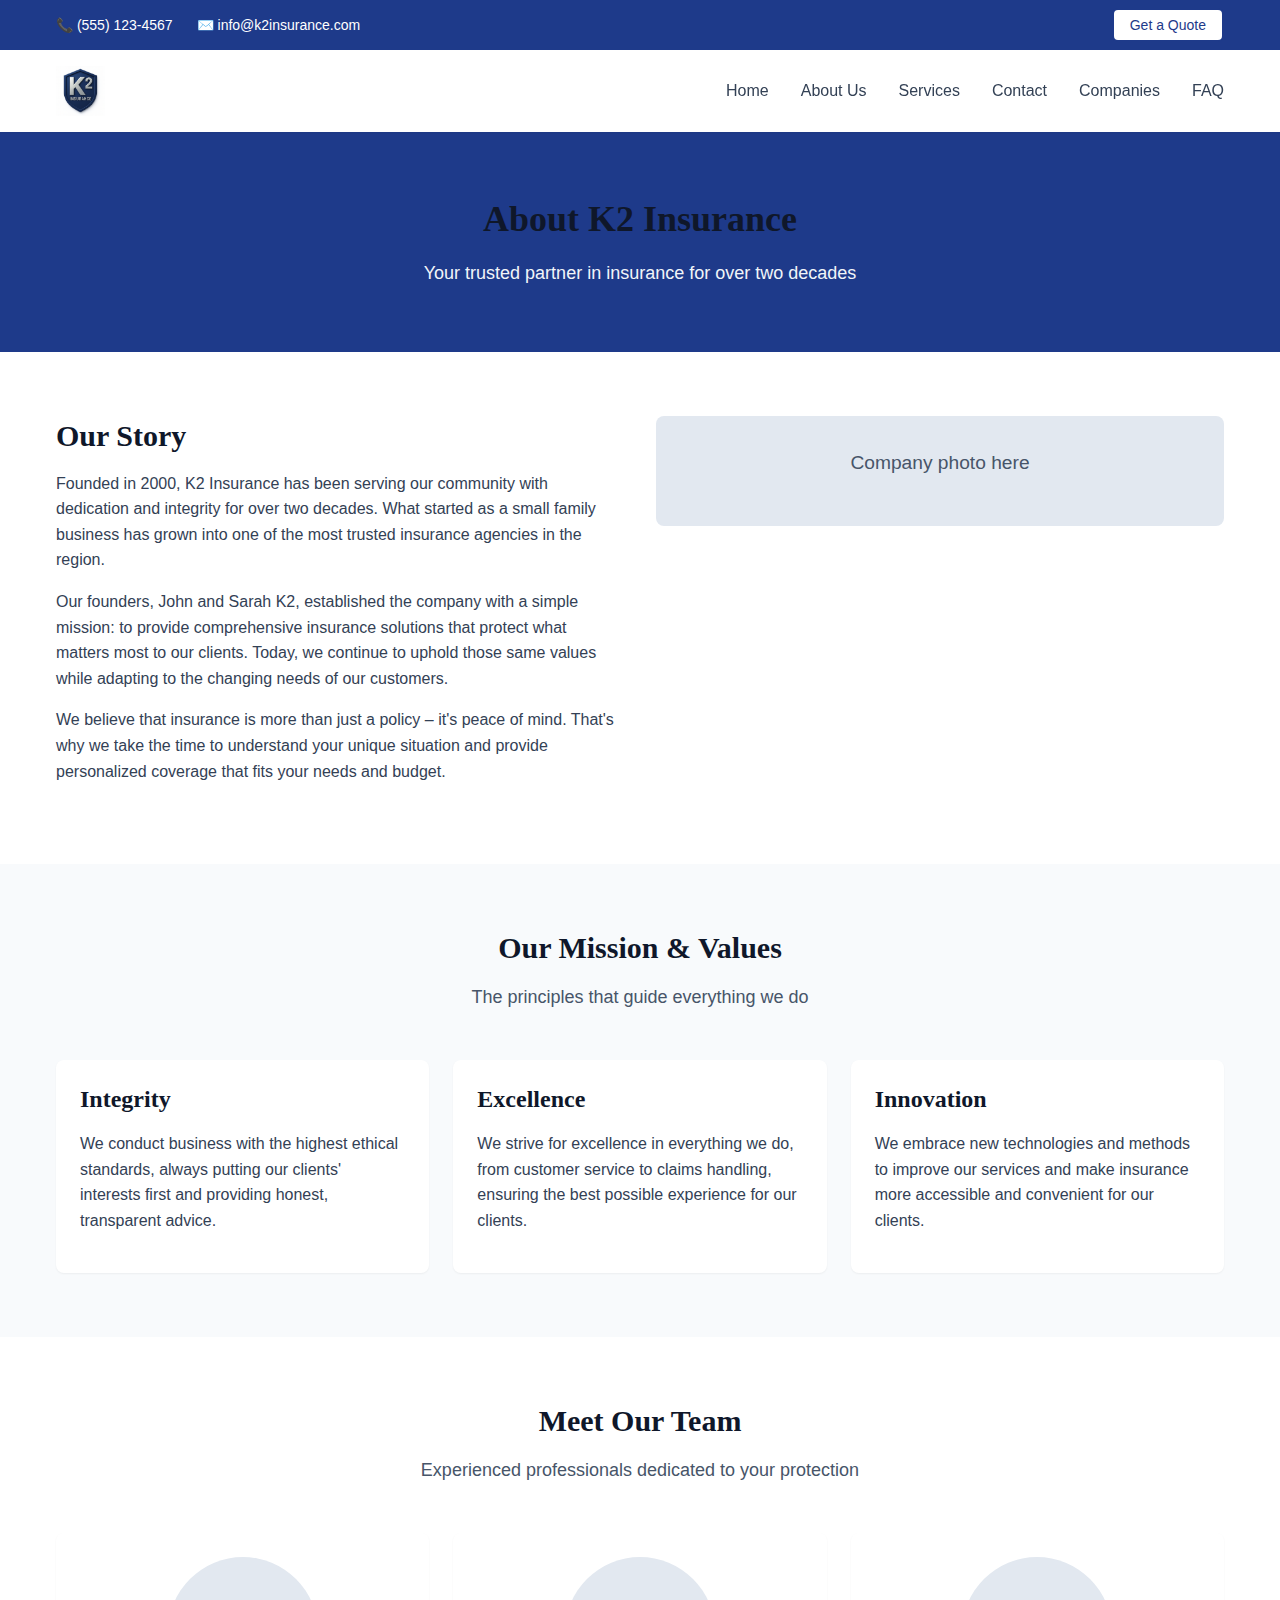
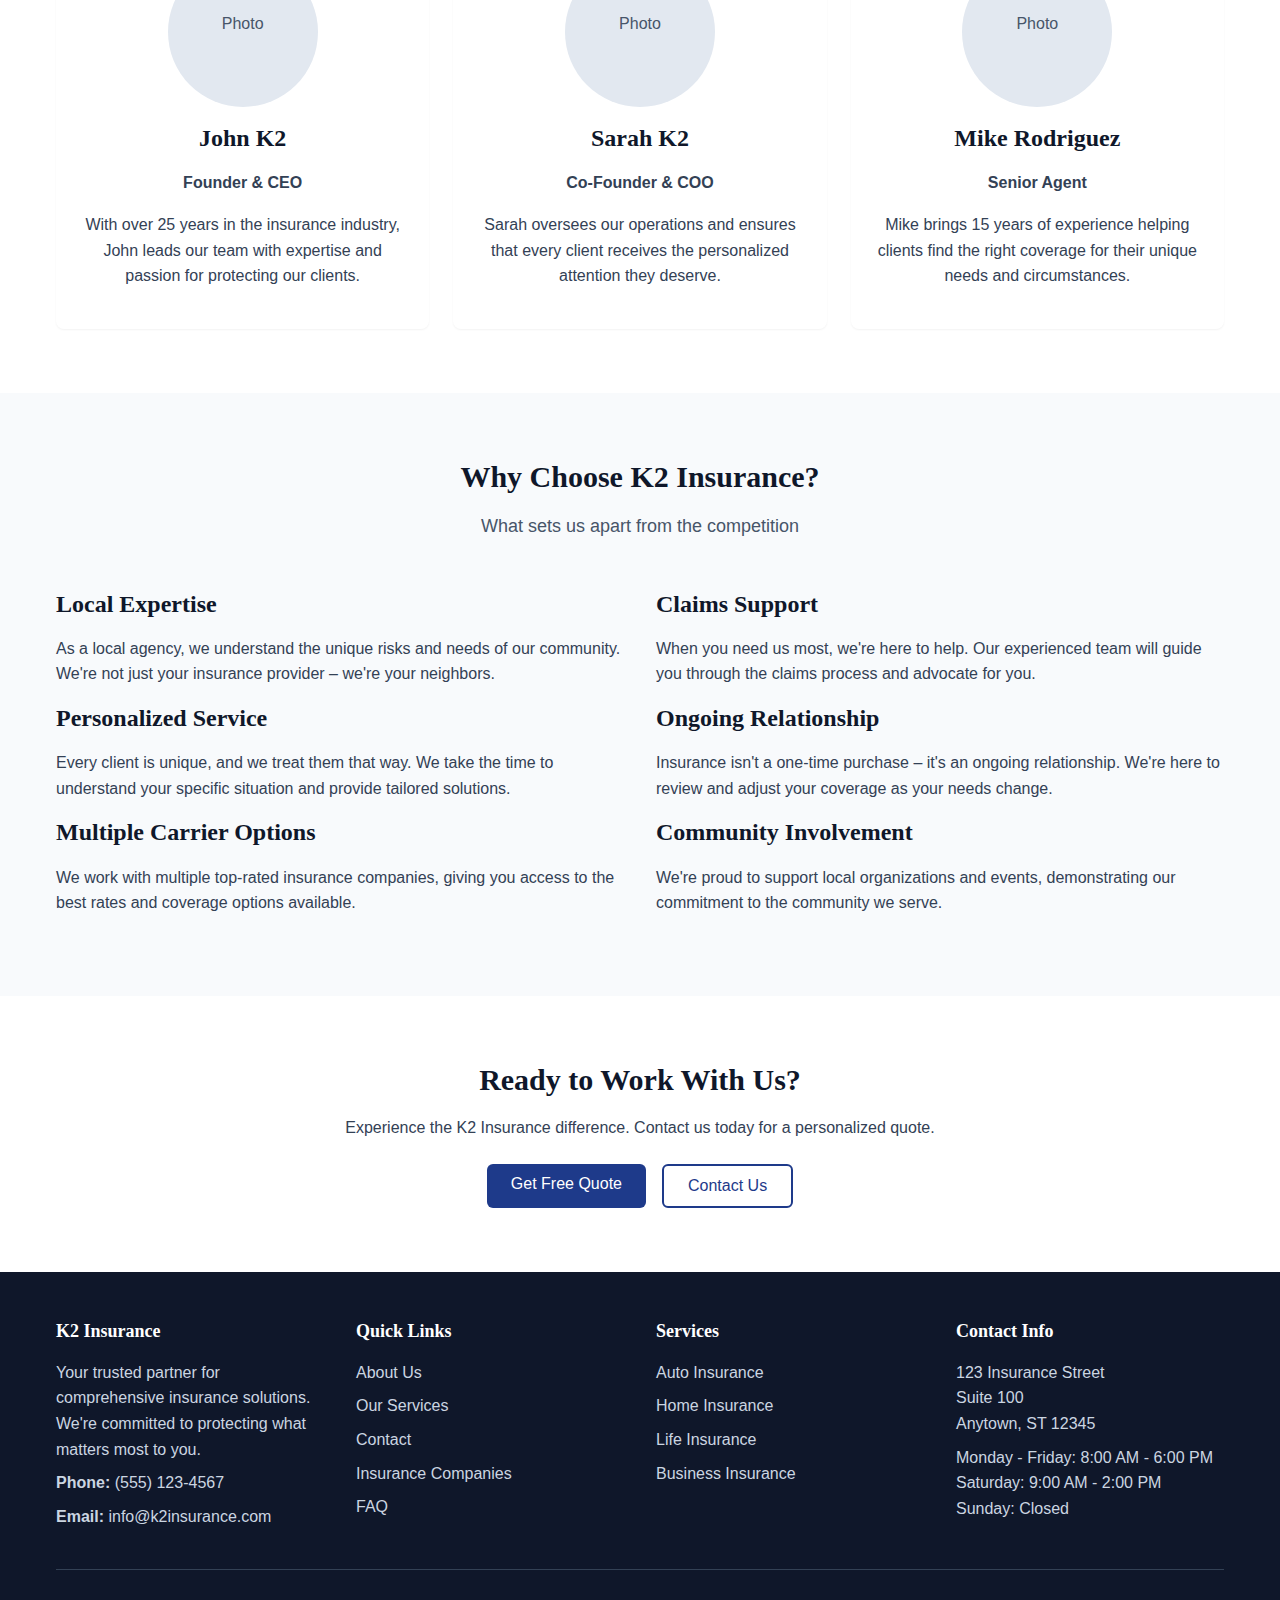
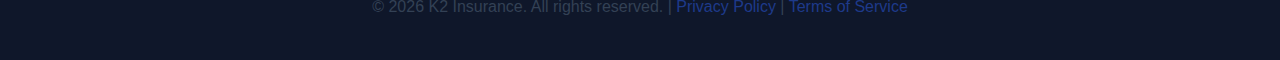
<file: about.html>
<!DOCTYPE html>
<html lang="en">
<head>
    <meta charset="UTF-8">
    <meta name="viewport" content="width=device-width, initial-scale=1.0">
    <title>About Us - K2 Insurance</title>
    <meta name="description" content="Learn about K2 Insurance's history, mission, and commitment to providing exceptional insurance services to our clients.">
    <meta name="keywords" content="about K2 Insurance, insurance company history, insurance agents, customer service">
    <meta name="author" content="K2 Insurance">
    
    <!-- Stylesheets -->
    <link rel="stylesheet" href="assets/css/theme.css">
    <link rel="stylesheet" href="assets/css/main.css">
</head>
<body>
    <!-- Top Banner -->
    <div class="top-banner">
        <div class="container">
            <div class="banner-info">
                <a href="tel:+1-555-123-4567">
                    📞 (555) 123-4567
                </a>
                <a href="mailto:info@k2insurance.com">
                    ✉️ info@k2insurance.com
                </a>
            </div>
            <div class="banner-cta">
                <a href="contact.html#quote" class="btn btn-secondary">Get a Quote</a>
            </div>
        </div>
    </div>

    <!-- Header -->
    <header class="header">
        <div class="container">
            <a href="index.html" class="logo">
                <img src="assets/img/logo.png" alt="K2 Insurance Logo" style="height: 50px; width: auto;">
                <span class="logo-text" style="display: none;">K2 Insurance</span>
            </a>
            
            <nav class="nav">
                <button class="mobile-menu-toggle" aria-label="Toggle mobile menu">☰</button>
                <ul class="nav-list">
                    <li><a href="index.html" class="nav-link">Home</a></li>
                    <li><a href="about.html" class="nav-link">About Us</a></li>
                    <li><a href="services.html" class="nav-link">Services</a></li>
                    <li><a href="contact.html" class="nav-link">Contact</a></li>
                    <li><a href="companies.html" class="nav-link">Companies</a></li>
                    <li><a href="faq.html" class="nav-link">FAQ</a></li>
                </ul>
            </nav>
        </div>
    </header>

    <!-- Main Content -->
    <main>
        <!-- Page Header -->
        <section class="section" style="background-color: var(--primary-color); color: var(--white); padding: var(--space-16) 0;">
            <div class="container text-center">
                <h1>About K2 Insurance</h1>
                <p class="section-subtitle" style="color: var(--gray-100);">Your trusted partner in insurance for over two decades</p>
            </div>
        </section>

        <!-- Our Story -->
        <section class="section">
            <div class="container">
                <div class="grid-2">
                    <div>
                        <h2>Our Story</h2>
                        <p>Founded in 2000, K2 Insurance has been serving our community with dedication and integrity for over two decades. What started as a small family business has grown into one of the most trusted insurance agencies in the region.</p>
                        <p>Our founders, John and Sarah K2, established the company with a simple mission: to provide comprehensive insurance solutions that protect what matters most to our clients. Today, we continue to uphold those same values while adapting to the changing needs of our customers.</p>
                        <p>We believe that insurance is more than just a policy – it's peace of mind. That's why we take the time to understand your unique situation and provide personalized coverage that fits your needs and budget.</p>
                    </div>
                    <div>
                        <div style="background: var(--gray-200); padding: 2rem; border-radius: 0.5rem; text-align: center;">
                            <p style="color: var(--gray-600); font-size: 1.2rem;">Company photo here</p>
                        </div>
                    </div>
                </div>
            </div>
        </section>

        <!-- Our Mission -->
        <section class="section" style="background-color: var(--gray-50);">
            <div class="container">
                <div class="section-header">
                    <h2 class="section-title">Our Mission & Values</h2>
                    <p class="section-subtitle">The principles that guide everything we do</p>
                </div>
                
                <div class="grid-3">
                    <div class="card">
                        <h3>Integrity</h3>
                        <p>We conduct business with the highest ethical standards, always putting our clients' interests first and providing honest, transparent advice.</p>
                    </div>
                    
                    <div class="card">
                        <h3>Excellence</h3>
                        <p>We strive for excellence in everything we do, from customer service to claims handling, ensuring the best possible experience for our clients.</p>
                    </div>
                    
                    <div class="card">
                        <h3>Innovation</h3>
                        <p>We embrace new technologies and methods to improve our services and make insurance more accessible and convenient for our clients.</p>
                    </div>
                </div>
            </div>
        </section>

        <!-- Our Team -->
        <section class="section">
            <div class="container">
                <div class="section-header">
                    <h2 class="section-title">Meet Our Team</h2>
                    <p class="section-subtitle">Experienced professionals dedicated to your protection</p>
                </div>
                
                <div class="grid-3">
                    <div class="card text-center">
                        <div style="background: var(--gray-200); width: 150px; height: 150px; border-radius: 50%; margin: 0 auto var(--space-4); display: flex; align-items: center; justify-content: center;">
                            <p style="color: var(--gray-600);">Photo</p>
                        </div>
                        <h3>John K2</h3>
                        <p><strong>Founder & CEO</strong></p>
                        <p>With over 25 years in the insurance industry, John leads our team with expertise and passion for protecting our clients.</p>
                    </div>
                    
                    <div class="card text-center">
                        <div style="background: var(--gray-200); width: 150px; height: 150px; border-radius: 50%; margin: 0 auto var(--space-4); display: flex; align-items: center; justify-content: center;">
                            <p style="color: var(--gray-600);">Photo</p>
                        </div>
                        <h3>Sarah K2</h3>
                        <p><strong>Co-Founder & COO</strong></p>
                        <p>Sarah oversees our operations and ensures that every client receives the personalized attention they deserve.</p>
                    </div>
                    
                    <div class="card text-center">
                        <div style="background: var(--gray-200); width: 150px; height: 150px; border-radius: 50%; margin: 0 auto var(--space-4); display: flex; align-items: center; justify-content: center;">
                            <p style="color: var(--gray-600);">Photo</p>
                        </div>
                        <h3>Mike Rodriguez</h3>
                        <p><strong>Senior Agent</strong></p>
                        <p>Mike brings 15 years of experience helping clients find the right coverage for their unique needs and circumstances.</p>
                    </div>
                </div>
            </div>
        </section>

        <!-- Why Choose Us -->
        <section class="section" style="background-color: var(--gray-50);">
            <div class="container">
                <div class="section-header">
                    <h2 class="section-title">Why Choose K2 Insurance?</h2>
                    <p class="section-subtitle">What sets us apart from the competition</p>
                </div>
                
                <div class="grid-2">
                    <div>
                        <h3>Local Expertise</h3>
                        <p>As a local agency, we understand the unique risks and needs of our community. We're not just your insurance provider – we're your neighbors.</p>
                        
                        <h3>Personalized Service</h3>
                        <p>Every client is unique, and we treat them that way. We take the time to understand your specific situation and provide tailored solutions.</p>
                        
                        <h3>Multiple Carrier Options</h3>
                        <p>We work with multiple top-rated insurance companies, giving you access to the best rates and coverage options available.</p>
                    </div>
                    
                    <div>
                        <h3>Claims Support</h3>
                        <p>When you need us most, we're here to help. Our experienced team will guide you through the claims process and advocate for you.</p>
                        
                        <h3>Ongoing Relationship</h3>
                        <p>Insurance isn't a one-time purchase – it's an ongoing relationship. We're here to review and adjust your coverage as your needs change.</p>
                        
                        <h3>Community Involvement</h3>
                        <p>We're proud to support local organizations and events, demonstrating our commitment to the community we serve.</p>
                    </div>
                </div>
            </div>
        </section>

        <!-- CTA Section -->
        <section class="section">
            <div class="container text-center">
                <h2>Ready to Work With Us?</h2>
                <p class="mb-6">Experience the K2 Insurance difference. Contact us today for a personalized quote.</p>
                <div style="display: flex; gap: 1rem; justify-content: center; flex-wrap: wrap;">
                    <a href="contact.html#quote" class="btn btn-primary">Get Free Quote</a>
                    <a href="contact.html" class="btn btn-secondary">Contact Us</a>
                </div>
            </div>
        </section>
    </main>

    <!-- Footer -->
    <footer class="footer">
        <div class="container">
            <div class="footer-content">
                <div class="footer-section">
                    <h3>K2 Insurance</h3>
                    <p>Your trusted partner for comprehensive insurance solutions. We're committed to protecting what matters most to you.</p>
                    <p><strong>Phone:</strong> (555) 123-4567</p>
                    <p><strong>Email:</strong> info@k2insurance.com</p>
                </div>
                
                <div class="footer-section">
                    <h3>Quick Links</h3>
                    <p><a href="about.html">About Us</a></p>
                    <p><a href="services.html">Our Services</a></p>
                    <p><a href="contact.html">Contact</a></p>
                    <p><a href="companies.html">Insurance Companies</a></p>
                    <p><a href="faq.html">FAQ</a></p>
                </div>
                
                <div class="footer-section">
                    <h3>Services</h3>
                    <p><a href="services.html#auto">Auto Insurance</a></p>
                    <p><a href="services.html#home">Home Insurance</a></p>
                    <p><a href="services.html#life">Life Insurance</a></p>
                    <p><a href="services.html#business">Business Insurance</a></p>
                </div>
                
                <div class="footer-section">
                    <h3>Contact Info</h3>
                    <p>123 Insurance Street<br>Suite 100<br>Anytown, ST 12345</p>
                    <p>Monday - Friday: 8:00 AM - 6:00 PM<br>Saturday: 9:00 AM - 2:00 PM<br>Sunday: Closed</p>
                </div>
            </div>
            
            <div class="footer-bottom">
                <p>&copy; <span id="current-year">2024</span> K2 Insurance. All rights reserved. | <a href="#privacy">Privacy Policy</a> | <a href="#terms">Terms of Service</a></p>
            </div>
        </div>
    </footer>

    <!-- JavaScript -->
    <script src="assets/js/main.js"></script>
</body>
</html>
</file>
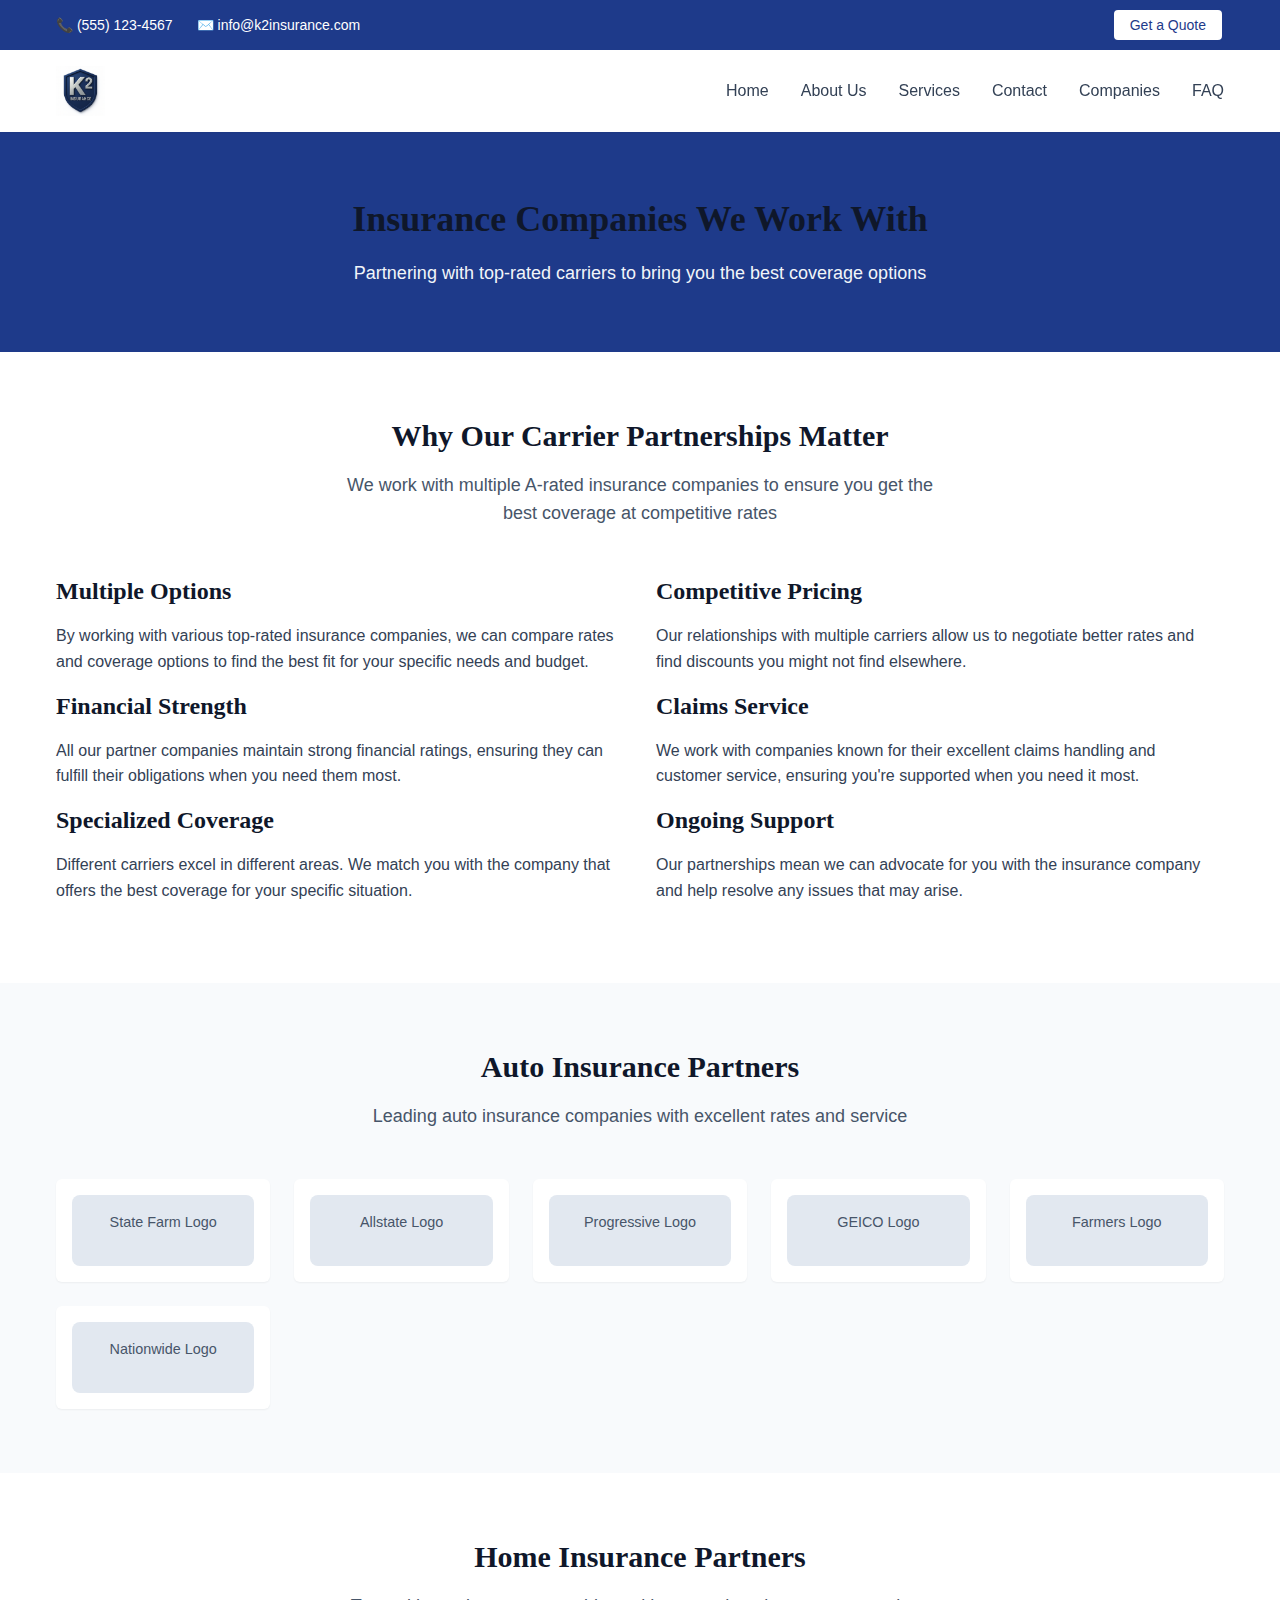
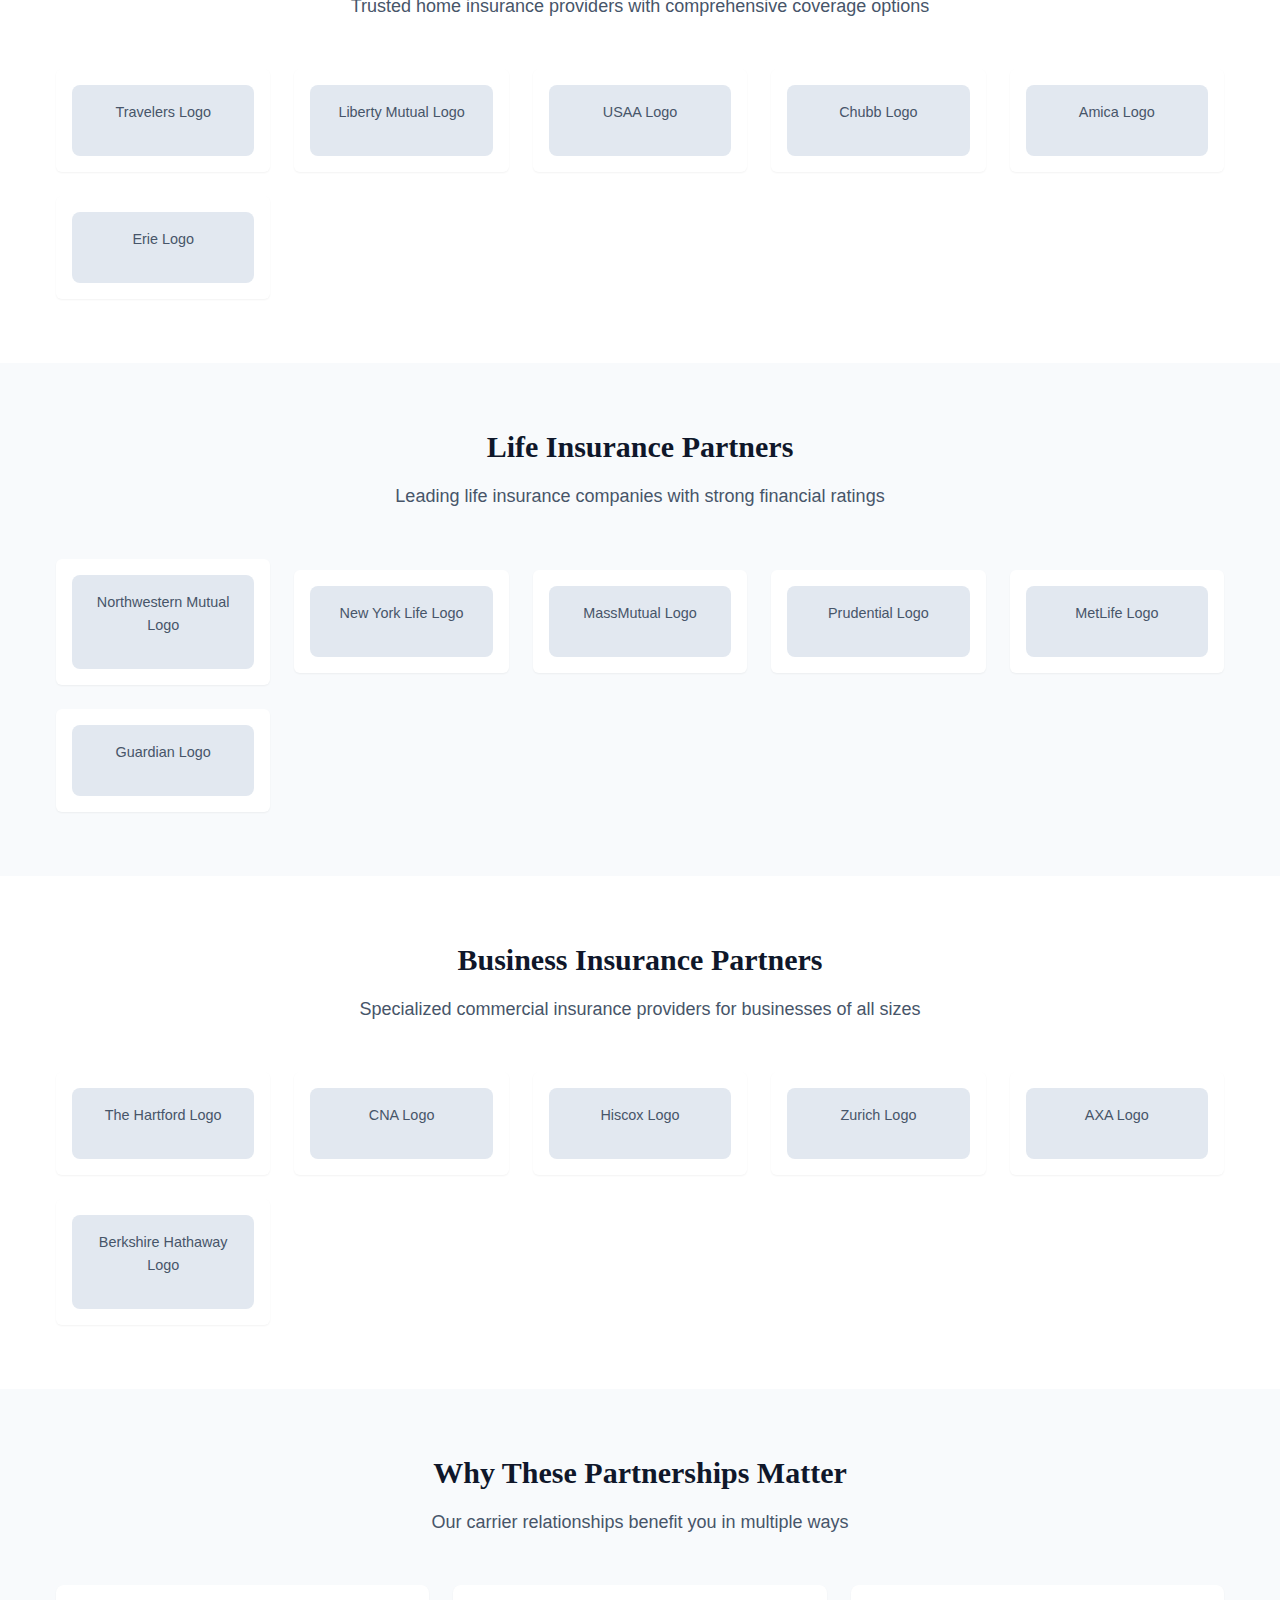
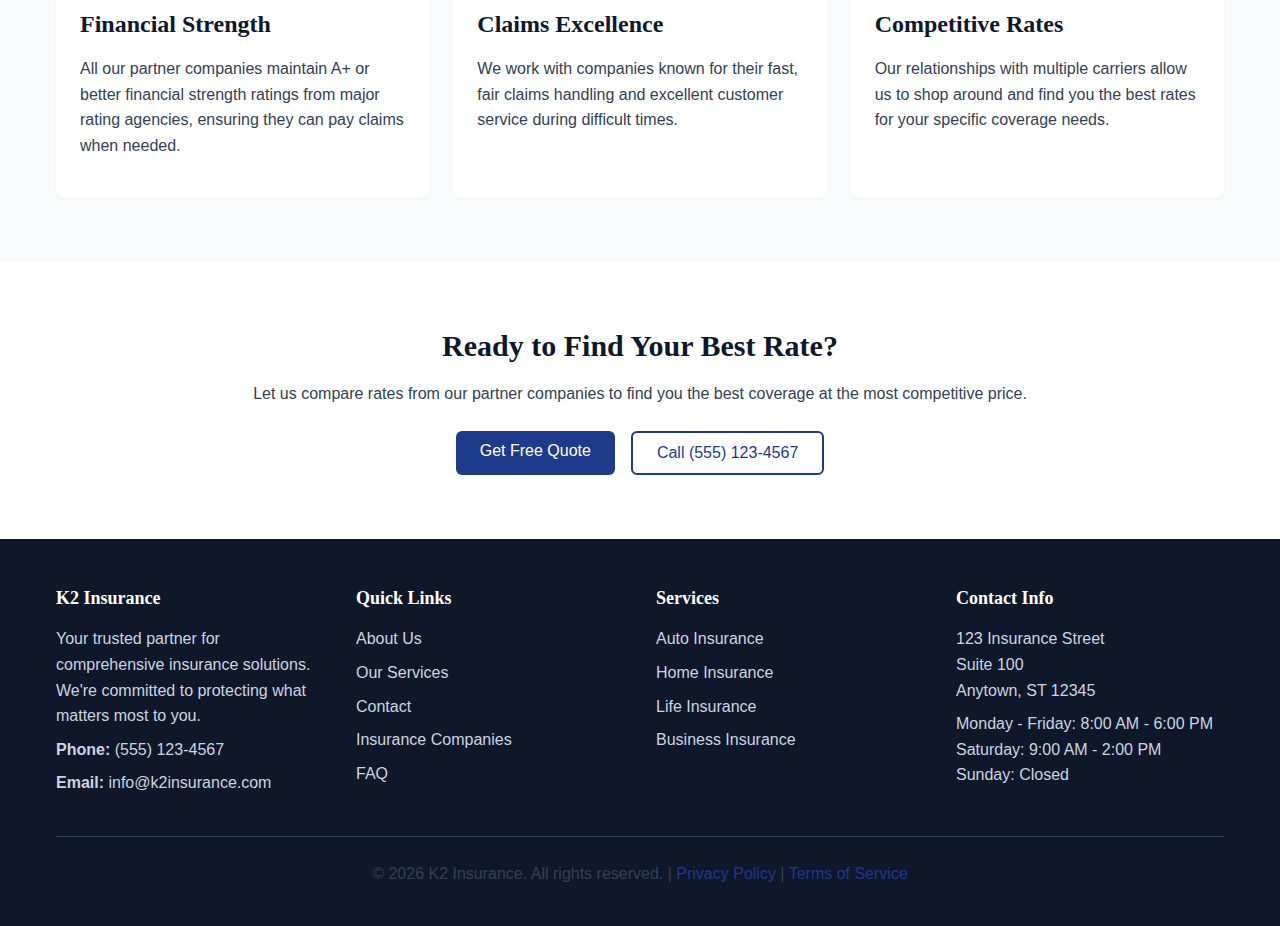
<file: companies.html>
<!DOCTYPE html>
<html lang="en">
<head>
    <meta charset="UTF-8">
    <meta name="viewport" content="width=device-width, initial-scale=1.0">
    <title>Insurance Companies - K2 Insurance</title>
    <meta name="description" content="K2 Insurance partners with top-rated insurance companies to provide you with the best coverage options and competitive rates.">
    <meta name="keywords" content="insurance companies, insurance carriers, top rated insurance, insurance partners">
    <meta name="author" content="K2 Insurance">
    
    <!-- Stylesheets -->
    <link rel="stylesheet" href="assets/css/theme.css">
    <link rel="stylesheet" href="assets/css/main.css">
</head>
<body>
    <!-- Top Banner -->
    <div class="top-banner">
        <div class="container">
            <div class="banner-info">
                <a href="tel:+1-555-123-4567">
                    📞 (555) 123-4567
                </a>
                <a href="mailto:info@k2insurance.com">
                    ✉️ info@k2insurance.com
                </a>
            </div>
            <div class="banner-cta">
                <a href="contact.html#quote" class="btn btn-secondary">Get a Quote</a>
            </div>
        </div>
    </div>

    <!-- Header -->
    <header class="header">
        <div class="container">
            <a href="index.html" class="logo">
                <img src="assets/img/logo.png" alt="K2 Insurance Logo" style="height: 50px; width: auto;">
                <span class="logo-text" style="display: none;">K2 Insurance</span>
            </a>
            
            <nav class="nav">
                <button class="mobile-menu-toggle" aria-label="Toggle mobile menu">☰</button>
                <ul class="nav-list">
                    <li><a href="index.html" class="nav-link">Home</a></li>
                    <li><a href="about.html" class="nav-link">About Us</a></li>
                    <li><a href="services.html" class="nav-link">Services</a></li>
                    <li><a href="contact.html" class="nav-link">Contact</a></li>
                    <li><a href="companies.html" class="nav-link">Companies</a></li>
                    <li><a href="faq.html" class="nav-link">FAQ</a></li>
                </ul>
            </nav>
        </div>
    </header>

    <!-- Main Content -->
    <main>
        <!-- Page Header -->
        <section class="section" style="background-color: var(--primary-color); color: var(--white); padding: var(--space-16) 0;">
            <div class="container text-center">
                <h1>Insurance Companies We Work With</h1>
                <p class="section-subtitle" style="color: var(--gray-100);">Partnering with top-rated carriers to bring you the best coverage options</p>
            </div>
        </section>

        <!-- Introduction -->
        <section class="section">
            <div class="container">
                <div class="section-header">
                    <h2 class="section-title">Why Our Carrier Partnerships Matter</h2>
                    <p class="section-subtitle">We work with multiple A-rated insurance companies to ensure you get the best coverage at competitive rates</p>
                </div>
                
                <div class="grid-2">
                    <div>
                        <h3>Multiple Options</h3>
                        <p>By working with various top-rated insurance companies, we can compare rates and coverage options to find the best fit for your specific needs and budget.</p>
                        
                        <h3>Financial Strength</h3>
                        <p>All our partner companies maintain strong financial ratings, ensuring they can fulfill their obligations when you need them most.</p>
                        
                        <h3>Specialized Coverage</h3>
                        <p>Different carriers excel in different areas. We match you with the company that offers the best coverage for your specific situation.</p>
                    </div>
                    
                    <div>
                        <h3>Competitive Pricing</h3>
                        <p>Our relationships with multiple carriers allow us to negotiate better rates and find discounts you might not find elsewhere.</p>
                        
                        <h3>Claims Service</h3>
                        <p>We work with companies known for their excellent claims handling and customer service, ensuring you're supported when you need it most.</p>
                        
                        <h3>Ongoing Support</h3>
                        <p>Our partnerships mean we can advocate for you with the insurance company and help resolve any issues that may arise.</p>
                    </div>
                </div>
            </div>
        </section>

        <!-- Auto Insurance Companies -->
        <section class="section" style="background-color: var(--gray-50);">
            <div class="container">
                <div class="section-header">
                    <h2 class="section-title">Auto Insurance Partners</h2>
                    <p class="section-subtitle">Leading auto insurance companies with excellent rates and service</p>
                </div>
                
                <div class="companies-grid">
                    <div class="company-logo">
                        <div style="background: var(--gray-200); padding: 1rem; border-radius: 0.5rem; text-align: center; width: 100%;">
                            <p style="color: var(--gray-600); font-size: 0.9rem;">State Farm Logo</p>
                        </div>
                    </div>
                    
                    <div class="company-logo">
                        <div style="background: var(--gray-200); padding: 1rem; border-radius: 0.5rem; text-align: center; width: 100%;">
                            <p style="color: var(--gray-600); font-size: 0.9rem;">Allstate Logo</p>
                        </div>
                    </div>
                    
                    <div class="company-logo">
                        <div style="background: var(--gray-200); padding: 1rem; border-radius: 0.5rem; text-align: center; width: 100%;">
                            <p style="color: var(--gray-600); font-size: 0.9rem;">Progressive Logo</p>
                        </div>
                    </div>
                    
                    <div class="company-logo">
                        <div style="background: var(--gray-200); padding: 1rem; border-radius: 0.5rem; text-align: center; width: 100%;">
                            <p style="color: var(--gray-600); font-size: 0.9rem;">GEICO Logo</p>
                        </div>
                    </div>
                    
                    <div class="company-logo">
                        <div style="background: var(--gray-200); padding: 1rem; border-radius: 0.5rem; text-align: center; width: 100%;">
                            <p style="color: var(--gray-600); font-size: 0.9rem;">Farmers Logo</p>
                        </div>
                    </div>
                    
                    <div class="company-logo">
                        <div style="background: var(--gray-200); padding: 1rem; border-radius: 0.5rem; text-align: center; width: 100%;">
                            <p style="color: var(--gray-600); font-size: 0.9rem;">Nationwide Logo</p>
                        </div>
                    </div>
                </div>
            </div>
        </section>

        <!-- Home Insurance Companies -->
        <section class="section">
            <div class="container">
                <div class="section-header">
                    <h2 class="section-title">Home Insurance Partners</h2>
                    <p class="section-subtitle">Trusted home insurance providers with comprehensive coverage options</p>
                </div>
                
                <div class="companies-grid">
                    <div class="company-logo">
                        <div style="background: var(--gray-200); padding: 1rem; border-radius: 0.5rem; text-align: center; width: 100%;">
                            <p style="color: var(--gray-600); font-size: 0.9rem;">Travelers Logo</p>
                        </div>
                    </div>
                    
                    <div class="company-logo">
                        <div style="background: var(--gray-200); padding: 1rem; border-radius: 0.5rem; text-align: center; width: 100%;">
                            <p style="color: var(--gray-600); font-size: 0.9rem;">Liberty Mutual Logo</p>
                        </div>
                    </div>
                    
                    <div class="company-logo">
                        <div style="background: var(--gray-200); padding: 1rem; border-radius: 0.5rem; text-align: center; width: 100%;">
                            <p style="color: var(--gray-600); font-size: 0.9rem;">USAA Logo</p>
                        </div>
                    </div>
                    
                    <div class="company-logo">
                        <div style="background: var(--gray-200); padding: 1rem; border-radius: 0.5rem; text-align: center; width: 100%;">
                            <p style="color: var(--gray-600); font-size: 0.9rem;">Chubb Logo</p>
                        </div>
                    </div>
                    
                    <div class="company-logo">
                        <div style="background: var(--gray-200); padding: 1rem; border-radius: 0.5rem; text-align: center; width: 100%;">
                            <p style="color: var(--gray-600); font-size: 0.9rem;">Amica Logo</p>
                        </div>
                    </div>
                    
                    <div class="company-logo">
                        <div style="background: var(--gray-200); padding: 1rem; border-radius: 0.5rem; text-align: center; width: 100%;">
                            <p style="color: var(--gray-600); font-size: 0.9rem;">Erie Logo</p>
                        </div>
                    </div>
                </div>
            </div>
        </section>

        <!-- Life Insurance Companies -->
        <section class="section" style="background-color: var(--gray-50);">
            <div class="container">
                <div class="section-header">
                    <h2 class="section-title">Life Insurance Partners</h2>
                    <p class="section-subtitle">Leading life insurance companies with strong financial ratings</p>
                </div>
                
                <div class="companies-grid">
                    <div class="company-logo">
                        <div style="background: var(--gray-200); padding: 1rem; border-radius: 0.5rem; text-align: center; width: 100%;">
                            <p style="color: var(--gray-600); font-size: 0.9rem;">Northwestern Mutual Logo</p>
                        </div>
                    </div>
                    
                    <div class="company-logo">
                        <div style="background: var(--gray-200); padding: 1rem; border-radius: 0.5rem; text-align: center; width: 100%;">
                            <p style="color: var(--gray-600); font-size: 0.9rem;">New York Life Logo</p>
                        </div>
                    </div>
                    
                    <div class="company-logo">
                        <div style="background: var(--gray-200); padding: 1rem; border-radius: 0.5rem; text-align: center; width: 100%;">
                            <p style="color: var(--gray-600); font-size: 0.9rem;">MassMutual Logo</p>
                        </div>
                    </div>
                    
                    <div class="company-logo">
                        <div style="background: var(--gray-200); padding: 1rem; border-radius: 0.5rem; text-align: center; width: 100%;">
                            <p style="color: var(--gray-600); font-size: 0.9rem;">Prudential Logo</p>
                        </div>
                    </div>
                    
                    <div class="company-logo">
                        <div style="background: var(--gray-200); padding: 1rem; border-radius: 0.5rem; text-align: center; width: 100%;">
                            <p style="color: var(--gray-600); font-size: 0.9rem;">MetLife Logo</p>
                        </div>
                    </div>
                    
                    <div class="company-logo">
                        <div style="background: var(--gray-200); padding: 1rem; border-radius: 0.5rem; text-align: center; width: 100%;">
                            <p style="color: var(--gray-600); font-size: 0.9rem;">Guardian Logo</p>
                        </div>
                    </div>
                </div>
            </div>
        </section>

        <!-- Business Insurance Companies -->
        <section class="section">
            <div class="container">
                <div class="section-header">
                    <h2 class="section-title">Business Insurance Partners</h2>
                    <p class="section-subtitle">Specialized commercial insurance providers for businesses of all sizes</p>
                </div>
                
                <div class="companies-grid">
                    <div class="company-logo">
                        <div style="background: var(--gray-200); padding: 1rem; border-radius: 0.5rem; text-align: center; width: 100%;">
                            <p style="color: var(--gray-600); font-size: 0.9rem;">The Hartford Logo</p>
                        </div>
                    </div>
                    
                    <div class="company-logo">
                        <div style="background: var(--gray-200); padding: 1rem; border-radius: 0.5rem; text-align: center; width: 100%;">
                            <p style="color: var(--gray-600); font-size: 0.9rem;">CNA Logo</p>
                        </div>
                    </div>
                    
                    <div class="company-logo">
                        <div style="background: var(--gray-200); padding: 1rem; border-radius: 0.5rem; text-align: center; width: 100%;">
                            <p style="color: var(--gray-600); font-size: 0.9rem;">Hiscox Logo</p>
                        </div>
                    </div>
                    
                    <div class="company-logo">
                        <div style="background: var(--gray-200); padding: 1rem; border-radius: 0.5rem; text-align: center; width: 100%;">
                            <p style="color: var(--gray-600); font-size: 0.9rem;">Zurich Logo</p>
                        </div>
                    </div>
                    
                    <div class="company-logo">
                        <div style="background: var(--gray-200); padding: 1rem; border-radius: 0.5rem; text-align: center; width: 100%;">
                            <p style="color: var(--gray-600); font-size: 0.9rem;">AXA Logo</p>
                        </div>
                    </div>
                    
                    <div class="company-logo">
                        <div style="background: var(--gray-200); padding: 1rem; border-radius: 0.5rem; text-align: center; width: 100%;">
                            <p style="color: var(--gray-600); font-size: 0.9rem;">Berkshire Hathaway Logo</p>
                        </div>
                    </div>
                </div>
            </div>
        </section>

        <!-- Why Choose Our Partners -->
        <section class="section" style="background-color: var(--gray-50);">
            <div class="container">
                <div class="section-header">
                    <h2 class="section-title">Why These Partnerships Matter</h2>
                    <p class="section-subtitle">Our carrier relationships benefit you in multiple ways</p>
                </div>
                
                <div class="grid-3">
                    <div class="card">
                        <h3>Financial Strength</h3>
                        <p>All our partner companies maintain A+ or better financial strength ratings from major rating agencies, ensuring they can pay claims when needed.</p>
                    </div>
                    
                    <div class="card">
                        <h3>Claims Excellence</h3>
                        <p>We work with companies known for their fast, fair claims handling and excellent customer service during difficult times.</p>
                    </div>
                    
                    <div class="card">
                        <h3>Competitive Rates</h3>
                        <p>Our relationships with multiple carriers allow us to shop around and find you the best rates for your specific coverage needs.</p>
                    </div>
                </div>
            </div>
        </section>

        <!-- CTA Section -->
        <section class="section">
            <div class="container text-center">
                <h2>Ready to Find Your Best Rate?</h2>
                <p class="mb-6">Let us compare rates from our partner companies to find you the best coverage at the most competitive price.</p>
                <div style="display: flex; gap: 1rem; justify-content: center; flex-wrap: wrap;">
                    <a href="contact.html#quote" class="btn btn-primary">Get Free Quote</a>
                    <a href="tel:+1-555-123-4567" class="btn btn-secondary">Call (555) 123-4567</a>
                </div>
            </div>
        </section>
    </main>

    <!-- Footer -->
    <footer class="footer">
        <div class="container">
            <div class="footer-content">
                <div class="footer-section">
                    <h3>K2 Insurance</h3>
                    <p>Your trusted partner for comprehensive insurance solutions. We're committed to protecting what matters most to you.</p>
                    <p><strong>Phone:</strong> (555) 123-4567</p>
                    <p><strong>Email:</strong> info@k2insurance.com</p>
                </div>
                
                <div class="footer-section">
                    <h3>Quick Links</h3>
                    <p><a href="about.html">About Us</a></p>
                    <p><a href="services.html">Our Services</a></p>
                    <p><a href="contact.html">Contact</a></p>
                    <p><a href="companies.html">Insurance Companies</a></p>
                    <p><a href="faq.html">FAQ</a></p>
                </div>
                
                <div class="footer-section">
                    <h3>Services</h3>
                    <p><a href="services.html#auto">Auto Insurance</a></p>
                    <p><a href="services.html#home">Home Insurance</a></p>
                    <p><a href="services.html#life">Life Insurance</a></p>
                    <p><a href="services.html#business">Business Insurance</a></p>
                </div>
                
                <div class="footer-section">
                    <h3>Contact Info</h3>
                    <p>123 Insurance Street<br>Suite 100<br>Anytown, ST 12345</p>
                    <p>Monday - Friday: 8:00 AM - 6:00 PM<br>Saturday: 9:00 AM - 2:00 PM<br>Sunday: Closed</p>
                </div>
            </div>
            
            <div class="footer-bottom">
                <p>&copy; <span id="current-year">2024</span> K2 Insurance. All rights reserved. | <a href="#privacy">Privacy Policy</a> | <a href="#terms">Terms of Service</a></p>
            </div>
        </div>
    </footer>

    <!-- JavaScript -->
    <script src="assets/js/main.js"></script>
</body>
</html>
</file>
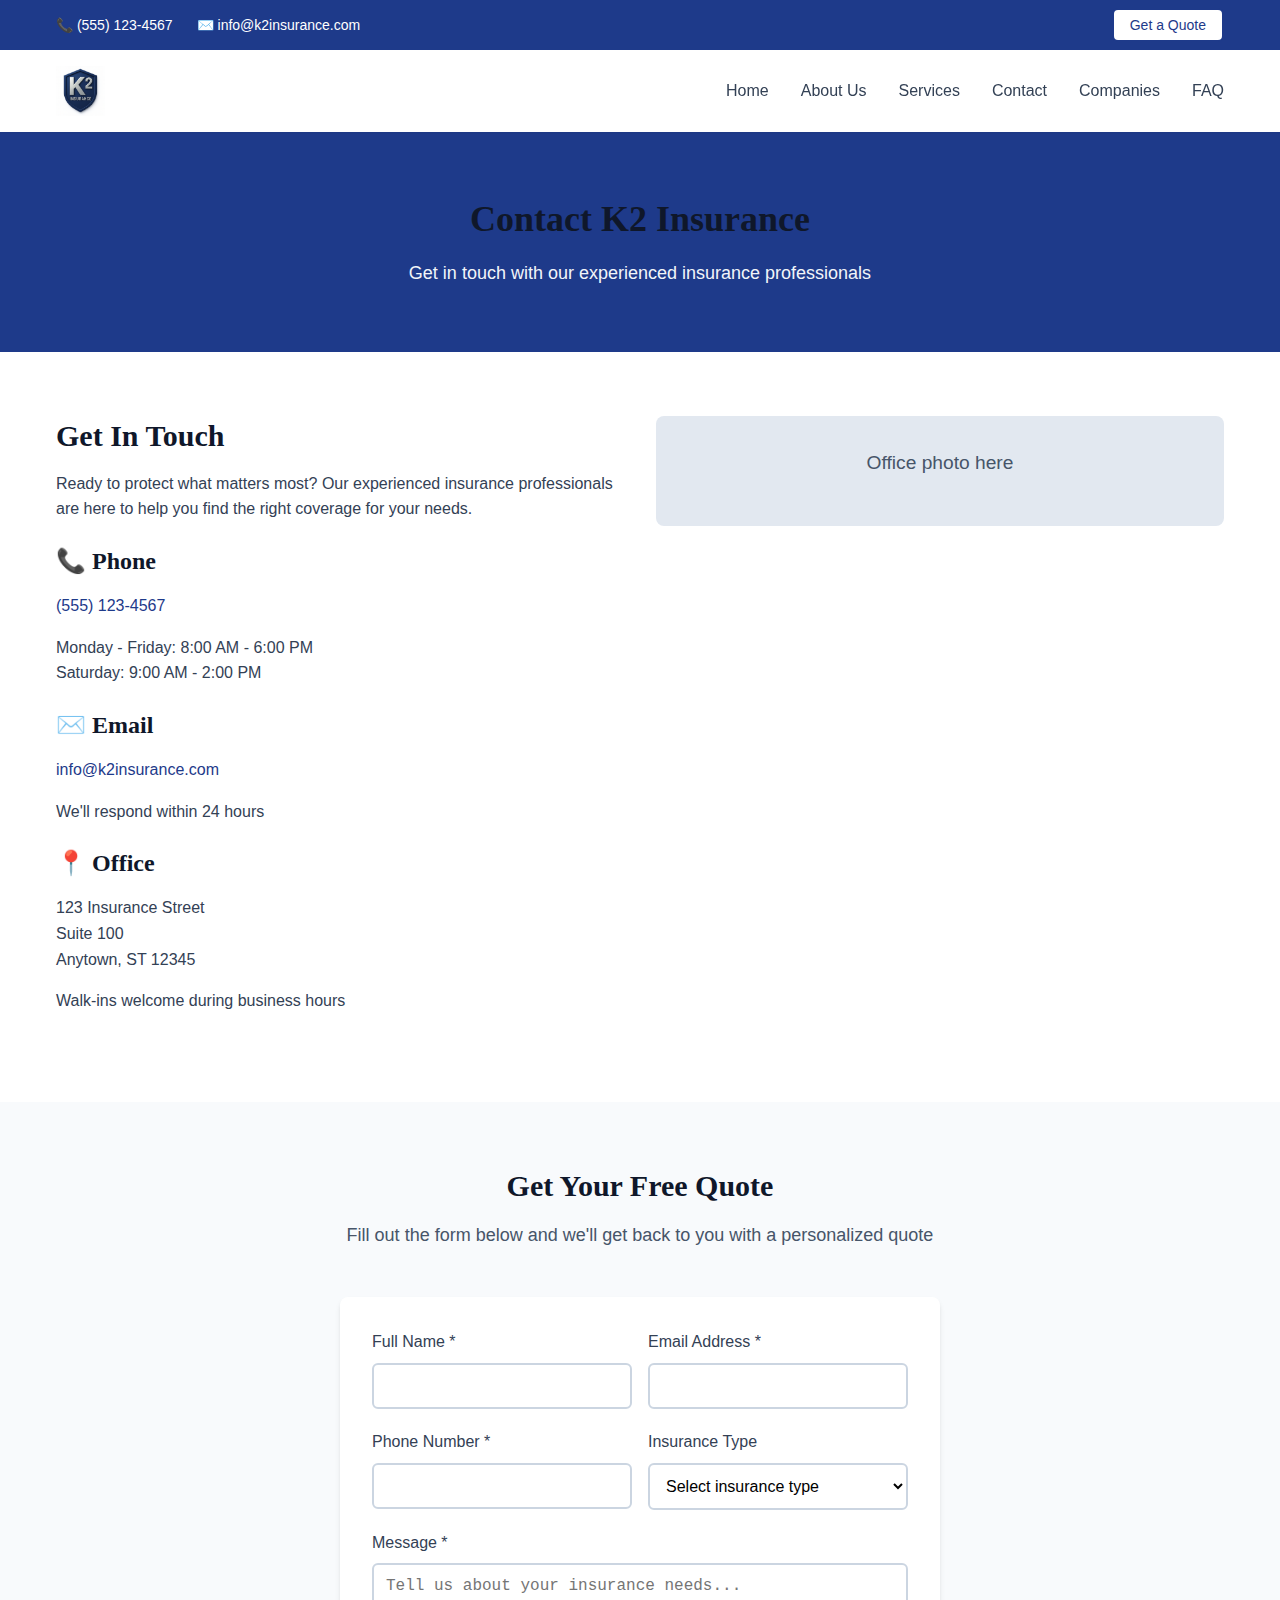
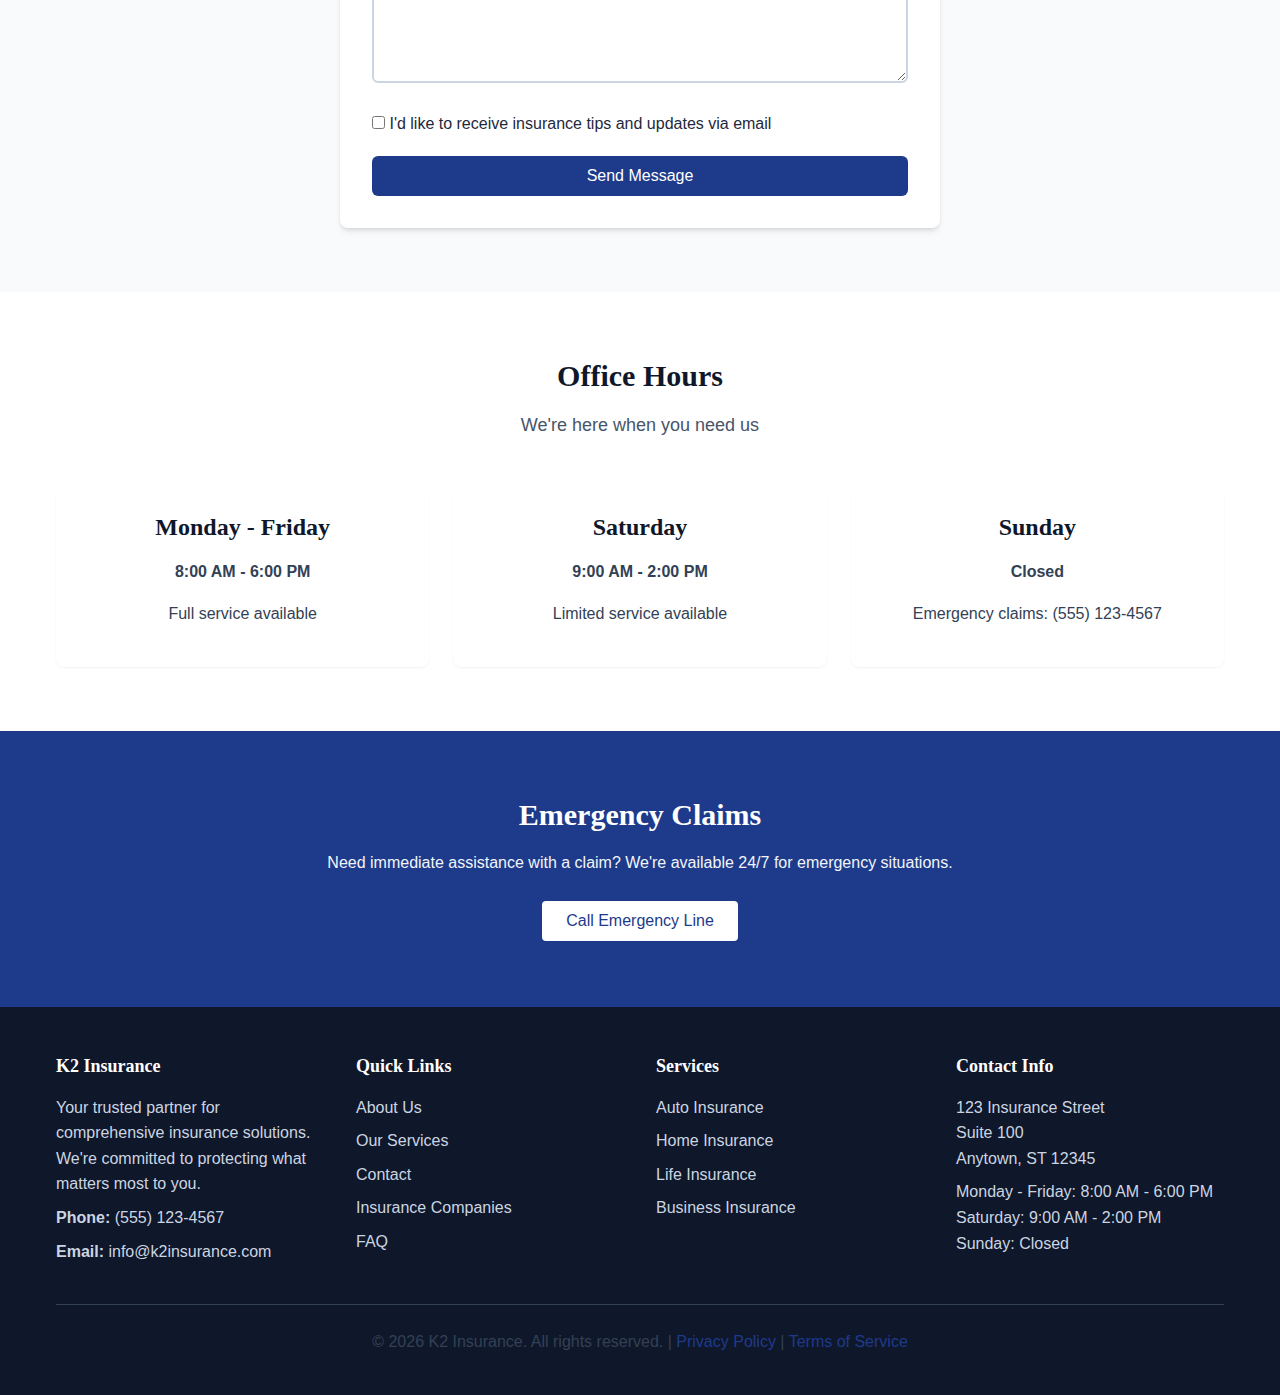
<file: contact.html>
<!DOCTYPE html>
<html lang="en">
<head>
    <meta charset="UTF-8">
    <meta name="viewport" content="width=device-width, initial-scale=1.0">
    <title>Contact Us - K2 Insurance</title>
    <meta name="description" content="Contact K2 Insurance for quotes, questions, or support. Get in touch with our experienced insurance agents today.">
    <meta name="keywords" content="contact K2 Insurance, insurance quotes, insurance agent, customer service">
    <meta name="author" content="K2 Insurance">
    
    <!-- Stylesheets -->
    <link rel="stylesheet" href="assets/css/theme.css">
    <link rel="stylesheet" href="assets/css/main.css">
</head>
<body>
    <!-- Top Banner -->
    <div class="top-banner">
        <div class="container">
            <div class="banner-info">
                <a href="tel:+1-555-123-4567">
                    📞 (555) 123-4567
                </a>
                <a href="mailto:info@k2insurance.com">
                    ✉️ info@k2insurance.com
                </a>
            </div>
            <div class="banner-cta">
                <a href="contact.html#quote" class="btn btn-secondary">Get a Quote</a>
            </div>
        </div>
    </div>

    <!-- Header -->
    <header class="header">
        <div class="container">
            <a href="index.html" class="logo">
                <img src="assets/img/logo.png" alt="K2 Insurance Logo" style="height: 50px; width: auto;">
                <span class="logo-text" style="display: none;">K2 Insurance</span>
            </a>
            
            <nav class="nav">
                <button class="mobile-menu-toggle" aria-label="Toggle mobile menu">☰</button>
                <ul class="nav-list">
                    <li><a href="index.html" class="nav-link">Home</a></li>
                    <li><a href="about.html" class="nav-link">About Us</a></li>
                    <li><a href="services.html" class="nav-link">Services</a></li>
                    <li><a href="contact.html" class="nav-link">Contact</a></li>
                    <li><a href="companies.html" class="nav-link">Companies</a></li>
                    <li><a href="faq.html" class="nav-link">FAQ</a></li>
                </ul>
            </nav>
        </div>
    </header>

    <!-- Main Content -->
    <main>
        <!-- Page Header -->
        <section class="section" style="background-color: var(--primary-color); color: var(--white); padding: var(--space-16) 0;">
            <div class="container text-center">
                <h1>Contact K2 Insurance</h1>
                <p class="section-subtitle" style="color: var(--gray-100);">Get in touch with our experienced insurance professionals</p>
            </div>
        </section>

        <!-- Contact Information -->
        <section class="section">
            <div class="container">
                <div class="grid-2">
                    <div>
                        <h2>Get In Touch</h2>
                        <p>Ready to protect what matters most? Our experienced insurance professionals are here to help you find the right coverage for your needs.</p>
                        
                        <div style="margin: var(--space-6) 0;">
                            <h3>📞 Phone</h3>
                            <p><a href="tel:+1-555-123-4567">(555) 123-4567</a></p>
                            <p>Monday - Friday: 8:00 AM - 6:00 PM<br>Saturday: 9:00 AM - 2:00 PM</p>
                        </div>
                        
                        <div style="margin: var(--space-6) 0;">
                            <h3>✉️ Email</h3>
                            <p><a href="mailto:info@k2insurance.com">info@k2insurance.com</a></p>
                            <p>We'll respond within 24 hours</p>
                        </div>
                        
                        <div style="margin: var(--space-6) 0;">
                            <h3>📍 Office</h3>
                            <p>123 Insurance Street<br>Suite 100<br>Anytown, ST 12345</p>
                            <p>Walk-ins welcome during business hours</p>
                        </div>
                    </div>
                    
                    <div>
                        <div style="background: var(--gray-200); padding: 2rem; border-radius: 0.5rem; text-align: center;">
                            <p style="color: var(--gray-600); font-size: 1.2rem;">Office photo here</p>
                        </div>
                    </div>
                </div>
            </div>
        </section>

        <!-- Quote Form -->
        <section id="quote" class="section" style="background-color: var(--gray-50);">
            <div class="container">
                <div class="section-header">
                    <h2 class="section-title">Get Your Free Quote</h2>
                    <p class="section-subtitle">Fill out the form below and we'll get back to you with a personalized quote</p>
                </div>
                
                <form id="contact-form" class="contact-form">
                    <div class="form-row">
                        <div class="form-group">
                            <label for="name" class="form-label">Full Name *</label>
                            <input type="text" id="name" name="name" class="form-input" required>
                        </div>
                        
                        <div class="form-group">
                            <label for="email" class="form-label">Email Address *</label>
                            <input type="email" id="email" name="email" class="form-input" required>
                        </div>
                    </div>
                    
                    <div class="form-row">
                        <div class="form-group">
                            <label for="phone" class="form-label">Phone Number *</label>
                            <input type="tel" id="phone" name="phone" class="form-input" required>
                        </div>
                        
                        <div class="form-group">
                            <label for="insurance-type" class="form-label">Insurance Type</label>
                            <select id="insurance-type" name="insurance-type" class="form-select">
                                <option value="">Select insurance type</option>
                                <option value="auto">Auto Insurance</option>
                                <option value="home">Home Insurance</option>
                                <option value="life">Life Insurance</option>
                                <option value="business">Business Insurance</option>
                                <option value="multiple">Multiple Types</option>
                                <option value="other">Other</option>
                            </select>
                        </div>
                    </div>
                    
                    <div class="form-group">
                        <label for="message" class="form-label">Message *</label>
                        <textarea id="message" name="message" class="form-textarea" placeholder="Tell us about your insurance needs..." required></textarea>
                    </div>
                    
                    <div class="form-group">
                        <label>
                            <input type="checkbox" name="newsletter" value="yes">
                            I'd like to receive insurance tips and updates via email
                        </label>
                    </div>
                    
                    <button type="submit" class="btn btn-primary" style="width: 100%;">Send Message</button>
                    
                    <!-- Form action placeholder comment -->
                    <!-- TODO: Replace with actual form handling service (e.g., Formspree, Netlify Forms, etc.) -->
                    <!-- Example: action="https://formspree.io/f/YOUR_FORM_ID" method="POST" -->
                </form>
            </div>
        </section>

        <!-- Office Hours -->
        <section class="section">
            <div class="container">
                <div class="section-header">
                    <h2 class="section-title">Office Hours</h2>
                    <p class="section-subtitle">We're here when you need us</p>
                </div>
                
                <div class="grid-3">
                    <div class="card text-center">
                        <h3>Monday - Friday</h3>
                        <p><strong>8:00 AM - 6:00 PM</strong></p>
                        <p>Full service available</p>
                    </div>
                    
                    <div class="card text-center">
                        <h3>Saturday</h3>
                        <p><strong>9:00 AM - 2:00 PM</strong></p>
                        <p>Limited service available</p>
                    </div>
                    
                    <div class="card text-center">
                        <h3>Sunday</h3>
                        <p><strong>Closed</strong></p>
                        <p>Emergency claims: (555) 123-4567</p>
                    </div>
                </div>
            </div>
        </section>

        <!-- Emergency Contact -->
        <section class="section" style="background-color: var(--primary-color); color: var(--white);">
            <div class="container text-center">
                <h2 style="color: var(--white);">Emergency Claims</h2>
                <p class="mb-6" style="color: var(--gray-100);">Need immediate assistance with a claim? We're available 24/7 for emergency situations.</p>
                <a href="tel:+1-555-123-4567" class="btn btn-secondary">Call Emergency Line</a>
            </div>
        </section>
    </main>

    <!-- Footer -->
    <footer class="footer">
        <div class="container">
            <div class="footer-content">
                <div class="footer-section">
                    <h3>K2 Insurance</h3>
                    <p>Your trusted partner for comprehensive insurance solutions. We're committed to protecting what matters most to you.</p>
                    <p><strong>Phone:</strong> (555) 123-4567</p>
                    <p><strong>Email:</strong> info@k2insurance.com</p>
                </div>
                
                <div class="footer-section">
                    <h3>Quick Links</h3>
                    <p><a href="about.html">About Us</a></p>
                    <p><a href="services.html">Our Services</a></p>
                    <p><a href="contact.html">Contact</a></p>
                    <p><a href="companies.html">Insurance Companies</a></p>
                    <p><a href="faq.html">FAQ</a></p>
                </div>
                
                <div class="footer-section">
                    <h3>Services</h3>
                    <p><a href="services.html#auto">Auto Insurance</a></p>
                    <p><a href="services.html#home">Home Insurance</a></p>
                    <p><a href="services.html#life">Life Insurance</a></p>
                    <p><a href="services.html#business">Business Insurance</a></p>
                </div>
                
                <div class="footer-section">
                    <h3>Contact Info</h3>
                    <p>123 Insurance Street<br>Suite 100<br>Anytown, ST 12345</p>
                    <p>Monday - Friday: 8:00 AM - 6:00 PM<br>Saturday: 9:00 AM - 2:00 PM<br>Sunday: Closed</p>
                </div>
            </div>
            
            <div class="footer-bottom">
                <p>&copy; <span id="current-year">2024</span> K2 Insurance. All rights reserved. | <a href="#privacy">Privacy Policy</a> | <a href="#terms">Terms of Service</a></p>
            </div>
        </div>
    </footer>

    <!-- JavaScript -->
    <script src="assets/js/main.js"></script>
</body>
</html>
</file>
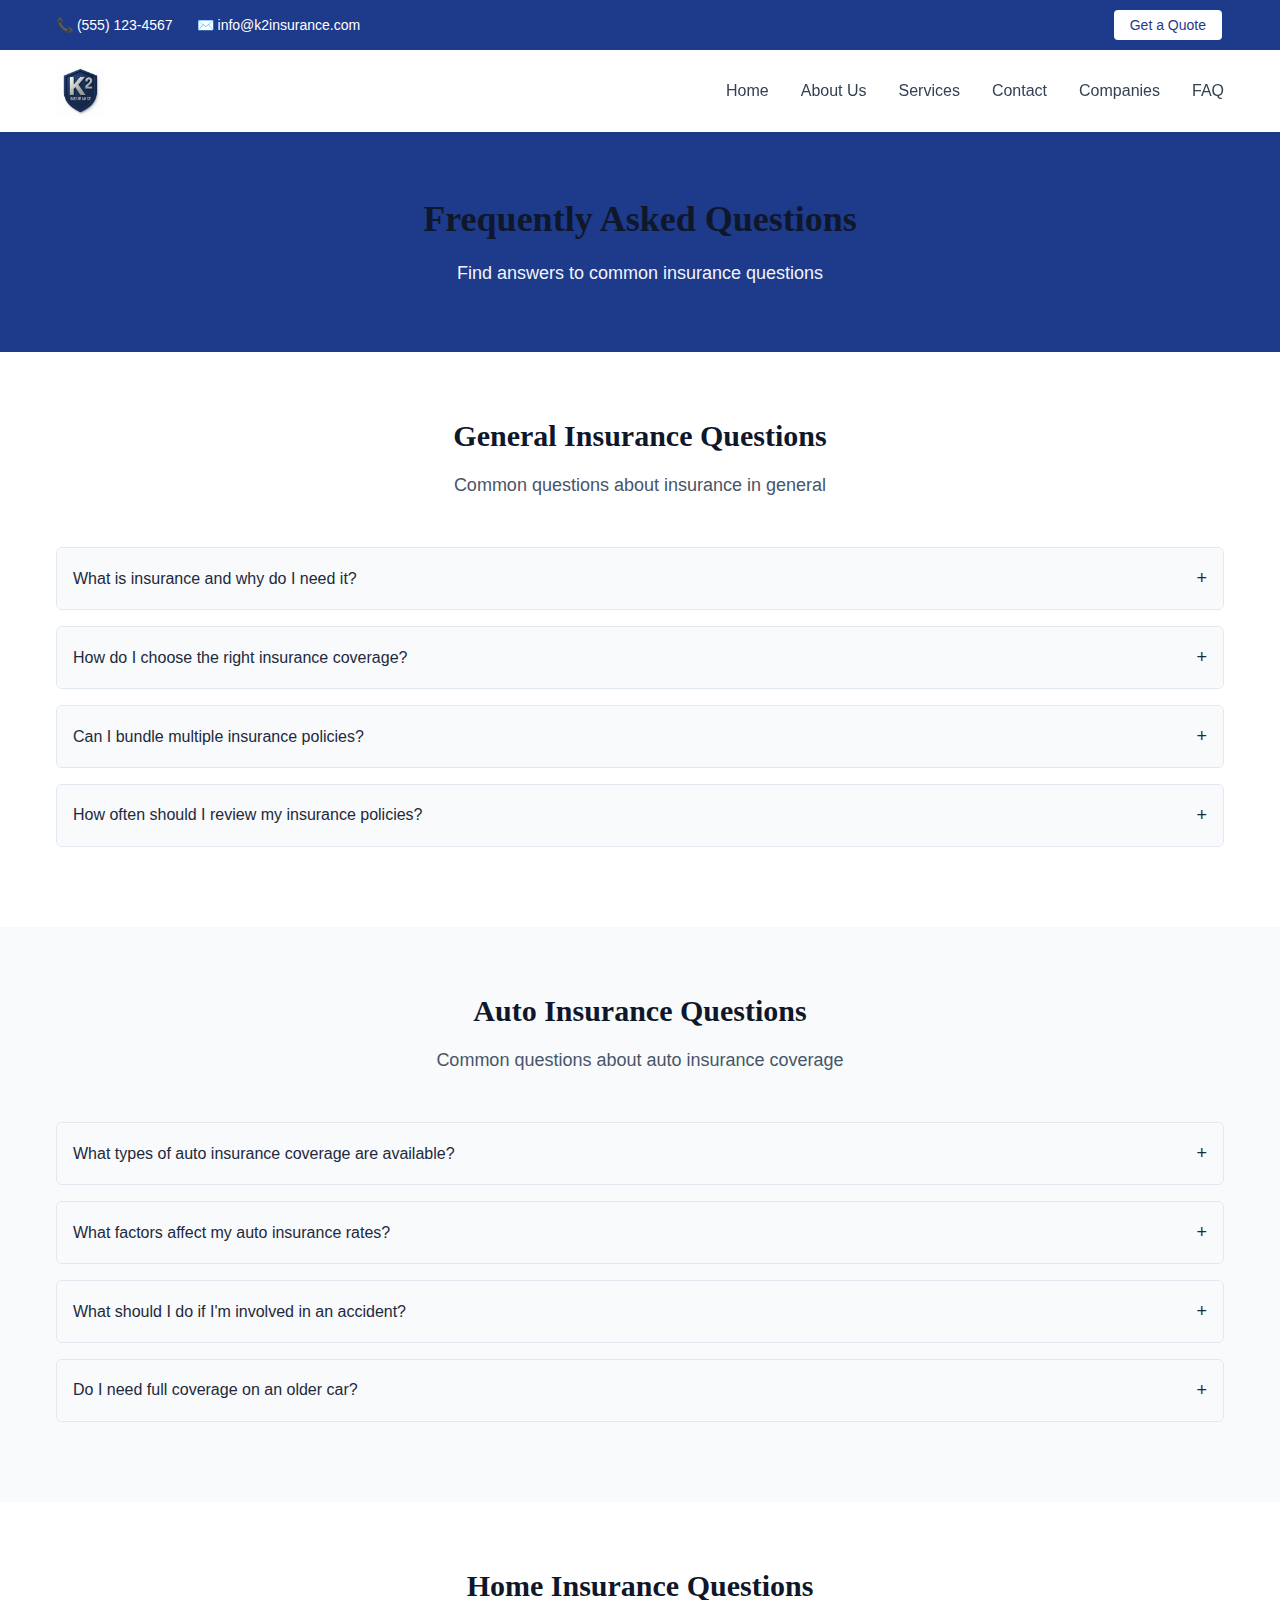
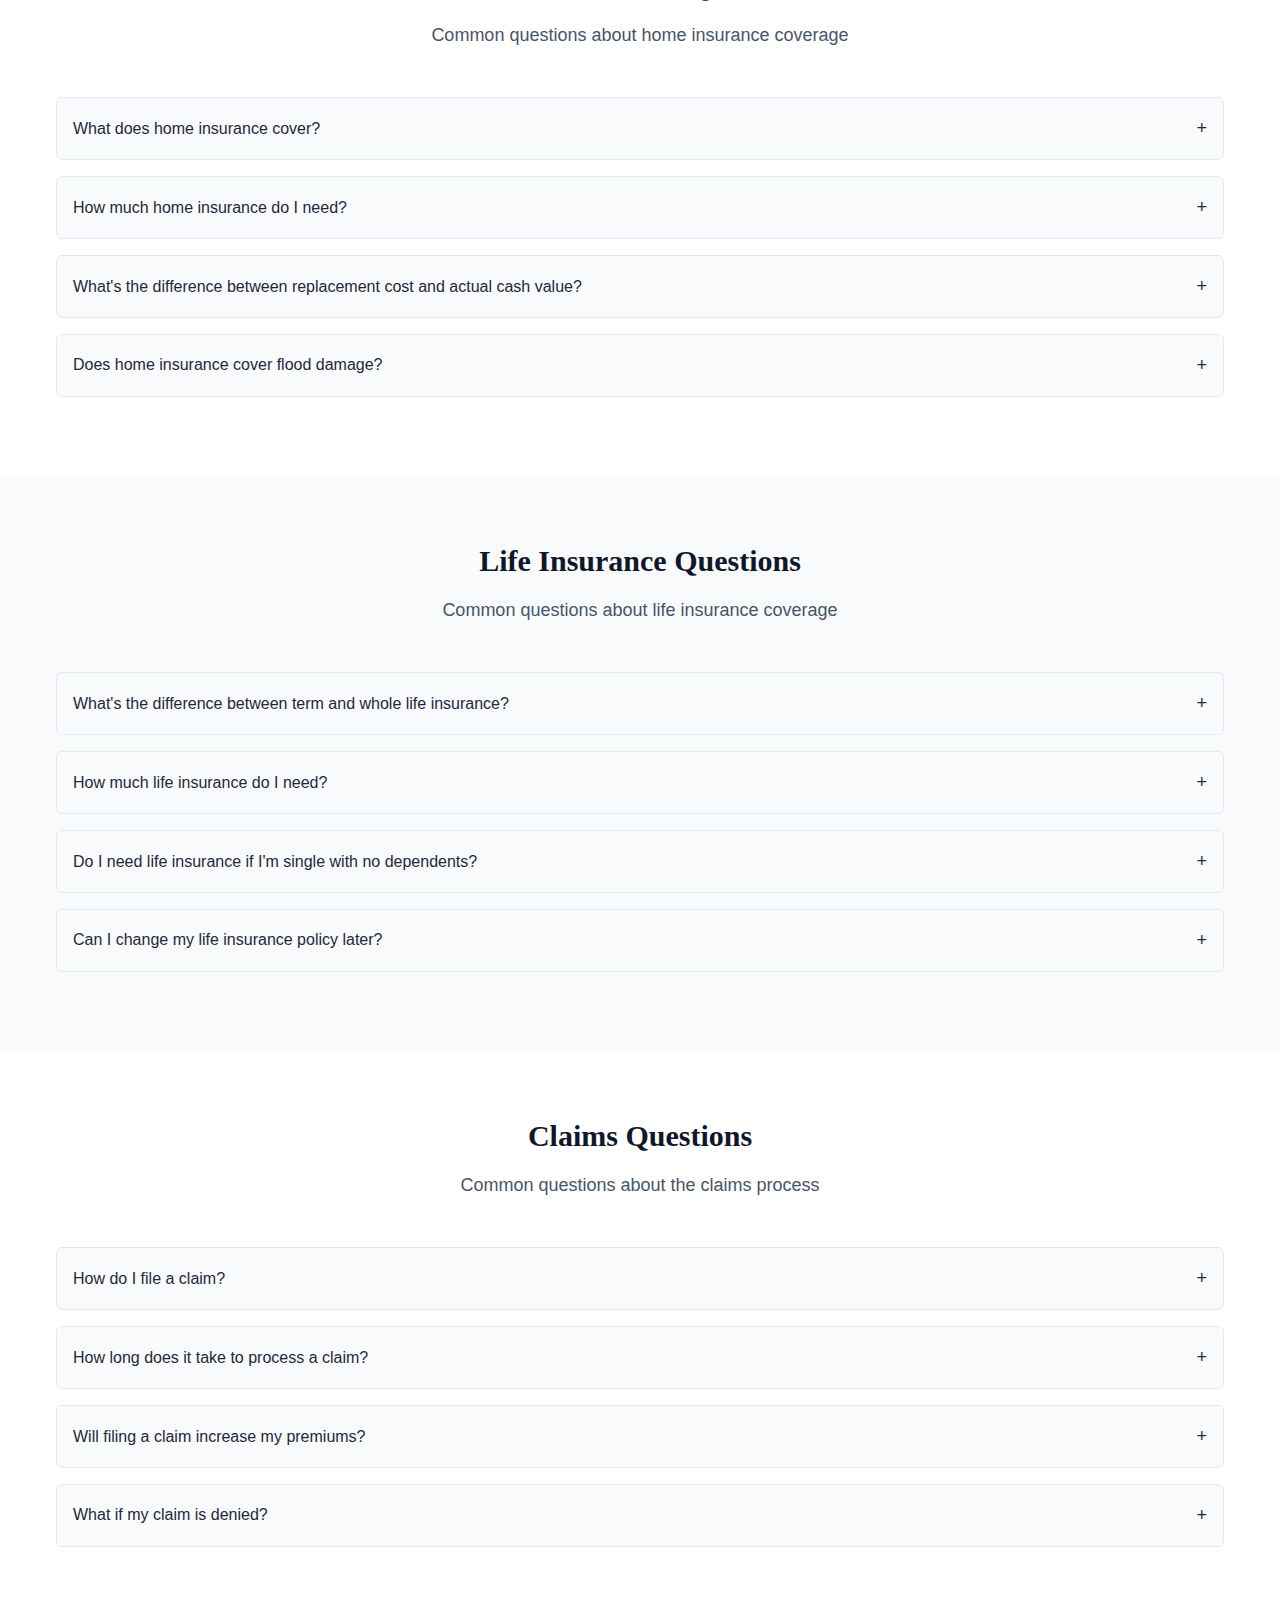
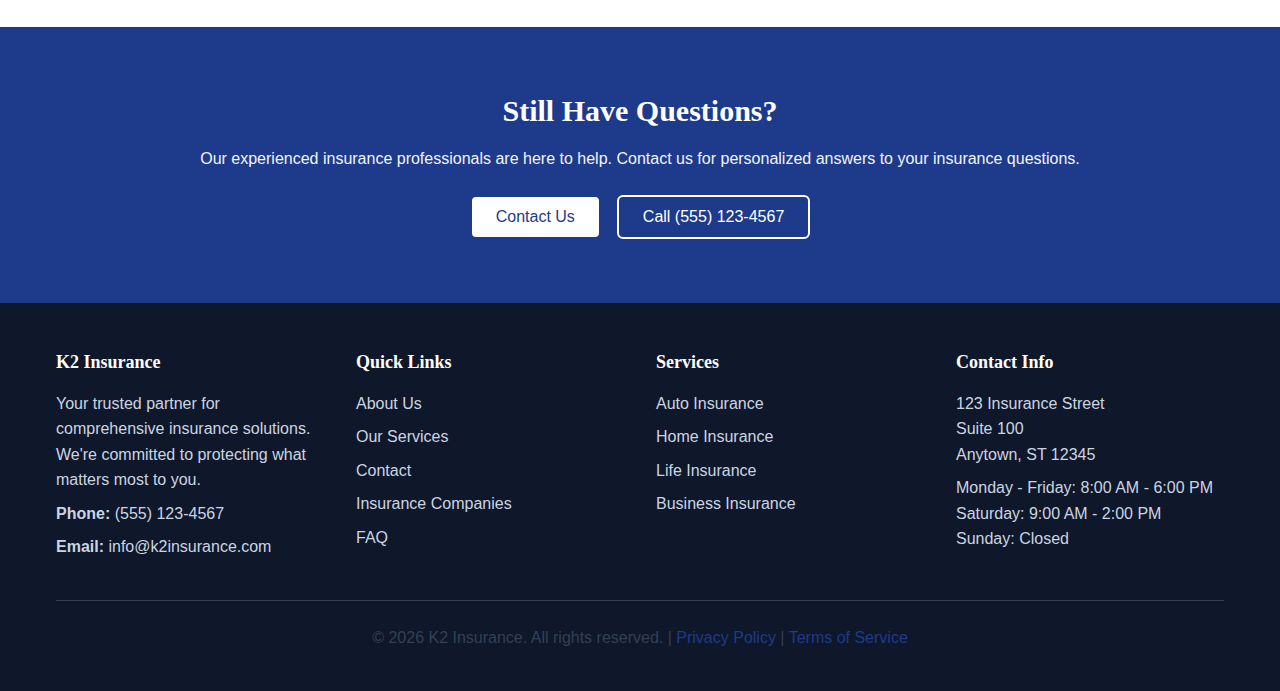
<file: faq.html>
<!DOCTYPE html>
<html lang="en">
<head>
    <meta charset="UTF-8">
    <meta name="viewport" content="width=device-width, initial-scale=1.0">
    <title>Frequently Asked Questions - K2 Insurance</title>
    <meta name="description" content="Find answers to common insurance questions about auto, home, life, and business insurance from K2 Insurance.">
    <meta name="keywords" content="insurance FAQ, insurance questions, auto insurance FAQ, home insurance FAQ, life insurance FAQ">
    <meta name="author" content="K2 Insurance">
    
    <!-- Stylesheets -->
    <link rel="stylesheet" href="assets/css/theme.css">
    <link rel="stylesheet" href="assets/css/main.css">
</head>
<body>
    <!-- Top Banner -->
    <div class="top-banner">
        <div class="container">
            <div class="banner-info">
                <a href="tel:+1-555-123-4567">
                    📞 (555) 123-4567
                </a>
                <a href="mailto:info@k2insurance.com">
                    ✉️ info@k2insurance.com
                </a>
            </div>
            <div class="banner-cta">
                <a href="contact.html#quote" class="btn btn-secondary">Get a Quote</a>
            </div>
        </div>
    </div>

    <!-- Header -->
    <header class="header">
        <div class="container">
            <a href="index.html" class="logo">
                <img src="assets/img/logo.png" alt="K2 Insurance Logo" style="height: 50px; width: auto;">
                <span class="logo-text" style="display: none;">K2 Insurance</span>
            </a>
            
            <nav class="nav">
                <button class="mobile-menu-toggle" aria-label="Toggle mobile menu">☰</button>
                <ul class="nav-list">
                    <li><a href="index.html" class="nav-link">Home</a></li>
                    <li><a href="about.html" class="nav-link">About Us</a></li>
                    <li><a href="services.html" class="nav-link">Services</a></li>
                    <li><a href="contact.html" class="nav-link">Contact</a></li>
                    <li><a href="companies.html" class="nav-link">Companies</a></li>
                    <li><a href="faq.html" class="nav-link">FAQ</a></li>
                </ul>
            </nav>
        </div>
    </header>

    <!-- Main Content -->
    <main>
        <!-- Page Header -->
        <section class="section" style="background-color: var(--primary-color); color: var(--white); padding: var(--space-16) 0;">
            <div class="container text-center">
                <h1>Frequently Asked Questions</h1>
                <p class="section-subtitle" style="color: var(--gray-100);">Find answers to common insurance questions</p>
            </div>
        </section>

        <!-- General Questions -->
        <section class="section">
            <div class="container">
                <div class="section-header">
                    <h2 class="section-title">General Insurance Questions</h2>
                    <p class="section-subtitle">Common questions about insurance in general</p>
                </div>
                
                <div class="faq-item">
                    <div class="faq-question">
                        <span>What is insurance and why do I need it?</span>
                        <span class="faq-toggle">+</span>
                    </div>
                    <div class="faq-answer">
                        <p>Insurance is a financial safety net that protects you from unexpected losses. It provides peace of mind by covering the costs of accidents, damages, or other covered events. Without insurance, you would be responsible for paying these costs out of pocket, which could be financially devastating.</p>
                    </div>
                </div>
                
                <div class="faq-item">
                    <div class="faq-question">
                        <span>How do I choose the right insurance coverage?</span>
                        <span class="faq-toggle">+</span>
                    </div>
                    <div class="faq-answer">
                        <p>Choosing the right coverage depends on your individual needs, assets, and risk tolerance. Our experienced agents will help you assess your situation and recommend appropriate coverage levels. We consider factors like your assets, income, family situation, and specific risks you face.</p>
                    </div>
                </div>
                
                <div class="faq-item">
                    <div class="faq-question">
                        <span>Can I bundle multiple insurance policies?</span>
                        <span class="faq-toggle">+</span>
                    </div>
                    <div class="faq-answer">
                        <p>Yes! Bundling multiple policies (like auto and home insurance) with the same company often results in significant discounts. We can help you find the best combination of coverage and savings by working with our partner companies.</p>
                    </div>
                </div>
                
                <div class="faq-item">
                    <div class="faq-question">
                        <span>How often should I review my insurance policies?</span>
                        <span class="faq-toggle">+</span>
                    </div>
                    <div class="faq-answer">
                        <p>We recommend reviewing your insurance policies annually or whenever you experience major life changes such as buying a home, getting married, having children, or changing jobs. Regular reviews ensure your coverage remains adequate and cost-effective.</p>
                    </div>
                </div>
            </div>
        </section>

        <!-- Auto Insurance FAQ -->
        <section class="section" style="background-color: var(--gray-50);">
            <div class="container">
                <div class="section-header">
                    <h2 class="section-title">Auto Insurance Questions</h2>
                    <p class="section-subtitle">Common questions about auto insurance coverage</p>
                </div>
                
                <div class="faq-item">
                    <div class="faq-question">
                        <span>What types of auto insurance coverage are available?</span>
                        <span class="faq-toggle">+</span>
                    </div>
                    <div class="faq-answer">
                        <p>Auto insurance typically includes liability coverage (required by law), collision coverage (for damage to your vehicle), comprehensive coverage (for non-collision damage), uninsured/underinsured motorist coverage, and personal injury protection. We can help you choose the right combination based on your needs and budget.</p>
                    </div>
                </div>
                
                <div class="faq-item">
                    <div class="faq-question">
                        <span>What factors affect my auto insurance rates?</span>
                        <span class="faq-toggle">+</span>
                    </div>
                    <div class="faq-answer">
                        <p>Several factors influence your auto insurance rates, including your driving record, age, location, type of vehicle, annual mileage, credit score, and coverage levels. We work with multiple carriers to find you the best rates based on your specific profile.</p>
                    </div>
                </div>
                
                <div class="faq-item">
                    <div class="faq-question">
                        <span>What should I do if I'm involved in an accident?</span>
                        <span class="faq-toggle">+</span>
                    </div>
                    <div class="faq-answer">
                        <p>First, ensure everyone's safety and call 911 if there are injuries. Exchange information with other drivers, take photos of the scene, and contact your insurance company as soon as possible. We're available 24/7 to help you through the claims process and ensure you receive the support you need.</p>
                    </div>
                </div>
                
                <div class="faq-item">
                    <div class="faq-question">
                        <span>Do I need full coverage on an older car?</span>
                        <span class="faq-toggle">+</span>
                    </div>
                    <div class="faq-answer">
                        <p>Whether you need full coverage depends on your car's value and your financial situation. If your car is worth less than what you'd pay in premiums and deductibles, you might consider dropping collision and comprehensive coverage. However, you should always maintain liability coverage as required by law.</p>
                    </div>
                </div>
            </div>
        </section>

        <!-- Home Insurance FAQ -->
        <section class="section">
            <div class="container">
                <div class="section-header">
                    <h2 class="section-title">Home Insurance Questions</h2>
                    <p class="section-subtitle">Common questions about home insurance coverage</p>
                </div>
                
                <div class="faq-item">
                    <div class="faq-question">
                        <span>What does home insurance cover?</span>
                        <span class="faq-toggle">+</span>
                    </div>
                    <div class="faq-answer">
                        <p>Home insurance typically covers your dwelling, personal belongings, liability protection, and additional living expenses if you can't live in your home due to a covered loss. Coverage includes protection against fire, theft, vandalism, and certain natural disasters, though flood and earthquake coverage usually require separate policies.</p>
                    </div>
                </div>
                
                <div class="faq-item">
                    <div class="faq-question">
                        <span>How much home insurance do I need?</span>
                        <span class="faq-toggle">+</span>
                    </div>
                    <div class="faq-answer">
                        <p>Your dwelling coverage should equal the cost to rebuild your home, not its market value. Personal property coverage is typically 50-70% of your dwelling coverage. We'll help you conduct a thorough assessment to determine the right coverage amounts for your specific situation.</p>
                    </div>
                </div>
                
                <div class="faq-item">
                    <div class="faq-question">
                        <span>What's the difference between replacement cost and actual cash value?</span>
                        <span class="faq-toggle">+</span>
                    </div>
                    <div class="faq-answer">
                        <p>Replacement cost coverage pays to replace damaged items with new ones of similar quality, while actual cash value coverage pays the current value of items after depreciation. Replacement cost coverage typically costs more but provides better protection.</p>
                    </div>
                </div>
                
                <div class="faq-item">
                    <div class="faq-question">
                        <span>Does home insurance cover flood damage?</span>
                        <span class="faq-toggle">+</span>
                    </div>
                    <div class="faq-answer">
                        <p>Standard home insurance policies typically don't cover flood damage. If you live in a flood-prone area, you'll need separate flood insurance through the National Flood Insurance Program or a private insurer. We can help you determine if flood insurance is right for you.</p>
                    </div>
                </div>
            </div>
        </section>

        <!-- Life Insurance FAQ -->
        <section class="section" style="background-color: var(--gray-50);">
            <div class="container">
                <div class="section-header">
                    <h2 class="section-title">Life Insurance Questions</h2>
                    <p class="section-subtitle">Common questions about life insurance coverage</p>
                </div>
                
                <div class="faq-item">
                    <div class="faq-question">
                        <span>What's the difference between term and whole life insurance?</span>
                        <span class="faq-toggle">+</span>
                    </div>
                    <div class="faq-answer">
                        <p>Term life insurance provides coverage for a specific period (like 10, 20, or 30 years) and is generally more affordable. Whole life insurance provides permanent coverage and builds cash value over time. The right choice depends on your needs, budget, and long-term financial goals.</p>
                    </div>
                </div>
                
                <div class="faq-item">
                    <div class="faq-question">
                        <span>How much life insurance do I need?</span>
                        <span class="faq-toggle">+</span>
                    </div>
                    <div class="faq-answer">
                        <p>Life insurance needs vary based on your income, debts, family size, and financial goals. A common rule of thumb is 10-12 times your annual income, but we'll help you calculate a more precise amount based on your specific circumstances and future needs.</p>
                    </div>
                </div>
                
                <div class="faq-item">
                    <div class="faq-question">
                        <span>Do I need life insurance if I'm single with no dependents?</span>
                        <span class="faq-toggle">+</span>
                    </div>
                    <div class="faq-answer">
                        <p>If you're single with no dependents, you might not need life insurance immediately. However, consider it if you have debts that could burden family members, want to lock in lower rates while you're young and healthy, or plan to have a family in the future.</p>
                    </div>
                </div>
                
                <div class="faq-item">
                    <div class="faq-question">
                        <span>Can I change my life insurance policy later?</span>
                        <span class="faq-toggle">+</span>
                    </div>
                    <div class="faq-answer">
                        <p>Yes, many life insurance policies offer flexibility. You can often increase coverage (with medical underwriting), convert term policies to permanent ones, or adjust premium payments. We'll explain your options and help you make changes as your needs evolve.</p>
                    </div>
                </div>
            </div>
        </section>

        <!-- Claims FAQ -->
        <section class="section">
            <div class="container">
                <div class="section-header">
                    <h2 class="section-title">Claims Questions</h2>
                    <p class="section-subtitle">Common questions about the claims process</p>
                </div>
                
                <div class="faq-item">
                    <div class="faq-question">
                        <span>How do I file a claim?</span>
                        <span class="faq-toggle">+</span>
                    </div>
                    <div class="faq-answer">
                        <p>You can file a claim by calling us directly at (555) 123-4567, contacting your insurance company, or using their mobile app. We'll guide you through the process, help you gather necessary documentation, and advocate for you throughout the claims process.</p>
                    </div>
                </div>
                
                <div class="faq-item">
                    <div class="faq-question">
                        <span>How long does it take to process a claim?</span>
                        <span class="faq-toggle">+</span>
                    </div>
                    <div class="faq-answer">
                        <p>Claim processing times vary depending on the type and complexity of the claim. Simple claims might be processed within a few days, while complex claims could take weeks or months. We'll keep you informed throughout the process and work to resolve your claim as quickly as possible.</p>
                    </div>
                </div>
                
                <div class="faq-item">
                    <div class="faq-question">
                        <span>Will filing a claim increase my premiums?</span>
                        <span class="faq-toggle">+</span>
                    </div>
                    <div class="faq-answer">
                        <p>Filing a claim may affect your future premiums, but it depends on the circumstances. Not-at-fault claims typically have less impact than at-fault claims. We'll help you understand the potential impact and explore options to minimize any premium increases.</p>
                    </div>
                </div>
                
                <div class="faq-item">
                    <div class="faq-question">
                        <span>What if my claim is denied?</span>
                        <span class="faq-toggle">+</span>
                    </div>
                    <div class="faq-answer">
                        <p>If your claim is denied, we'll help you understand the reason and explore your options. This might include providing additional documentation, appealing the decision, or reviewing your policy to ensure you have appropriate coverage for future incidents.</p>
                    </div>
                </div>
            </div>
        </section>

        <!-- Contact CTA -->
        <section class="section" style="background-color: var(--primary-color); color: var(--white);">
            <div class="container text-center">
                <h2 style="color: var(--white);">Still Have Questions?</h2>
                <p class="mb-6" style="color: var(--gray-100);">Our experienced insurance professionals are here to help. Contact us for personalized answers to your insurance questions.</p>
                <div style="display: flex; gap: 1rem; justify-content: center; flex-wrap: wrap;">
                    <a href="contact.html" class="btn btn-secondary">Contact Us</a>
                    <a href="tel:+1-555-123-4567" class="btn btn-outline" style="color: var(--white); border-color: var(--white);">Call (555) 123-4567</a>
                </div>
            </div>
        </section>
    </main>

    <!-- Footer -->
    <footer class="footer">
        <div class="container">
            <div class="footer-content">
                <div class="footer-section">
                    <h3>K2 Insurance</h3>
                    <p>Your trusted partner for comprehensive insurance solutions. We're committed to protecting what matters most to you.</p>
                    <p><strong>Phone:</strong> (555) 123-4567</p>
                    <p><strong>Email:</strong> info@k2insurance.com</p>
                </div>
                
                <div class="footer-section">
                    <h3>Quick Links</h3>
                    <p><a href="about.html">About Us</a></p>
                    <p><a href="services.html">Our Services</a></p>
                    <p><a href="contact.html">Contact</a></p>
                    <p><a href="companies.html">Insurance Companies</a></p>
                    <p><a href="faq.html">FAQ</a></p>
                </div>
                
                <div class="footer-section">
                    <h3>Services</h3>
                    <p><a href="services.html#auto">Auto Insurance</a></p>
                    <p><a href="services.html#home">Home Insurance</a></p>
                    <p><a href="services.html#life">Life Insurance</a></p>
                    <p><a href="services.html#business">Business Insurance</a></p>
                </div>
                
                <div class="footer-section">
                    <h3>Contact Info</h3>
                    <p>123 Insurance Street<br>Suite 100<br>Anytown, ST 12345</p>
                    <p>Monday - Friday: 8:00 AM - 6:00 PM<br>Saturday: 9:00 AM - 2:00 PM<br>Sunday: Closed</p>
                </div>
            </div>
            
            <div class="footer-bottom">
                <p>&copy; <span id="current-year">2024</span> K2 Insurance. All rights reserved. | <a href="#privacy">Privacy Policy</a> | <a href="#terms">Terms of Service</a></p>
            </div>
        </div>
    </footer>

    <!-- JavaScript -->
    <script src="assets/js/main.js"></script>
</body>
</html>
</file>
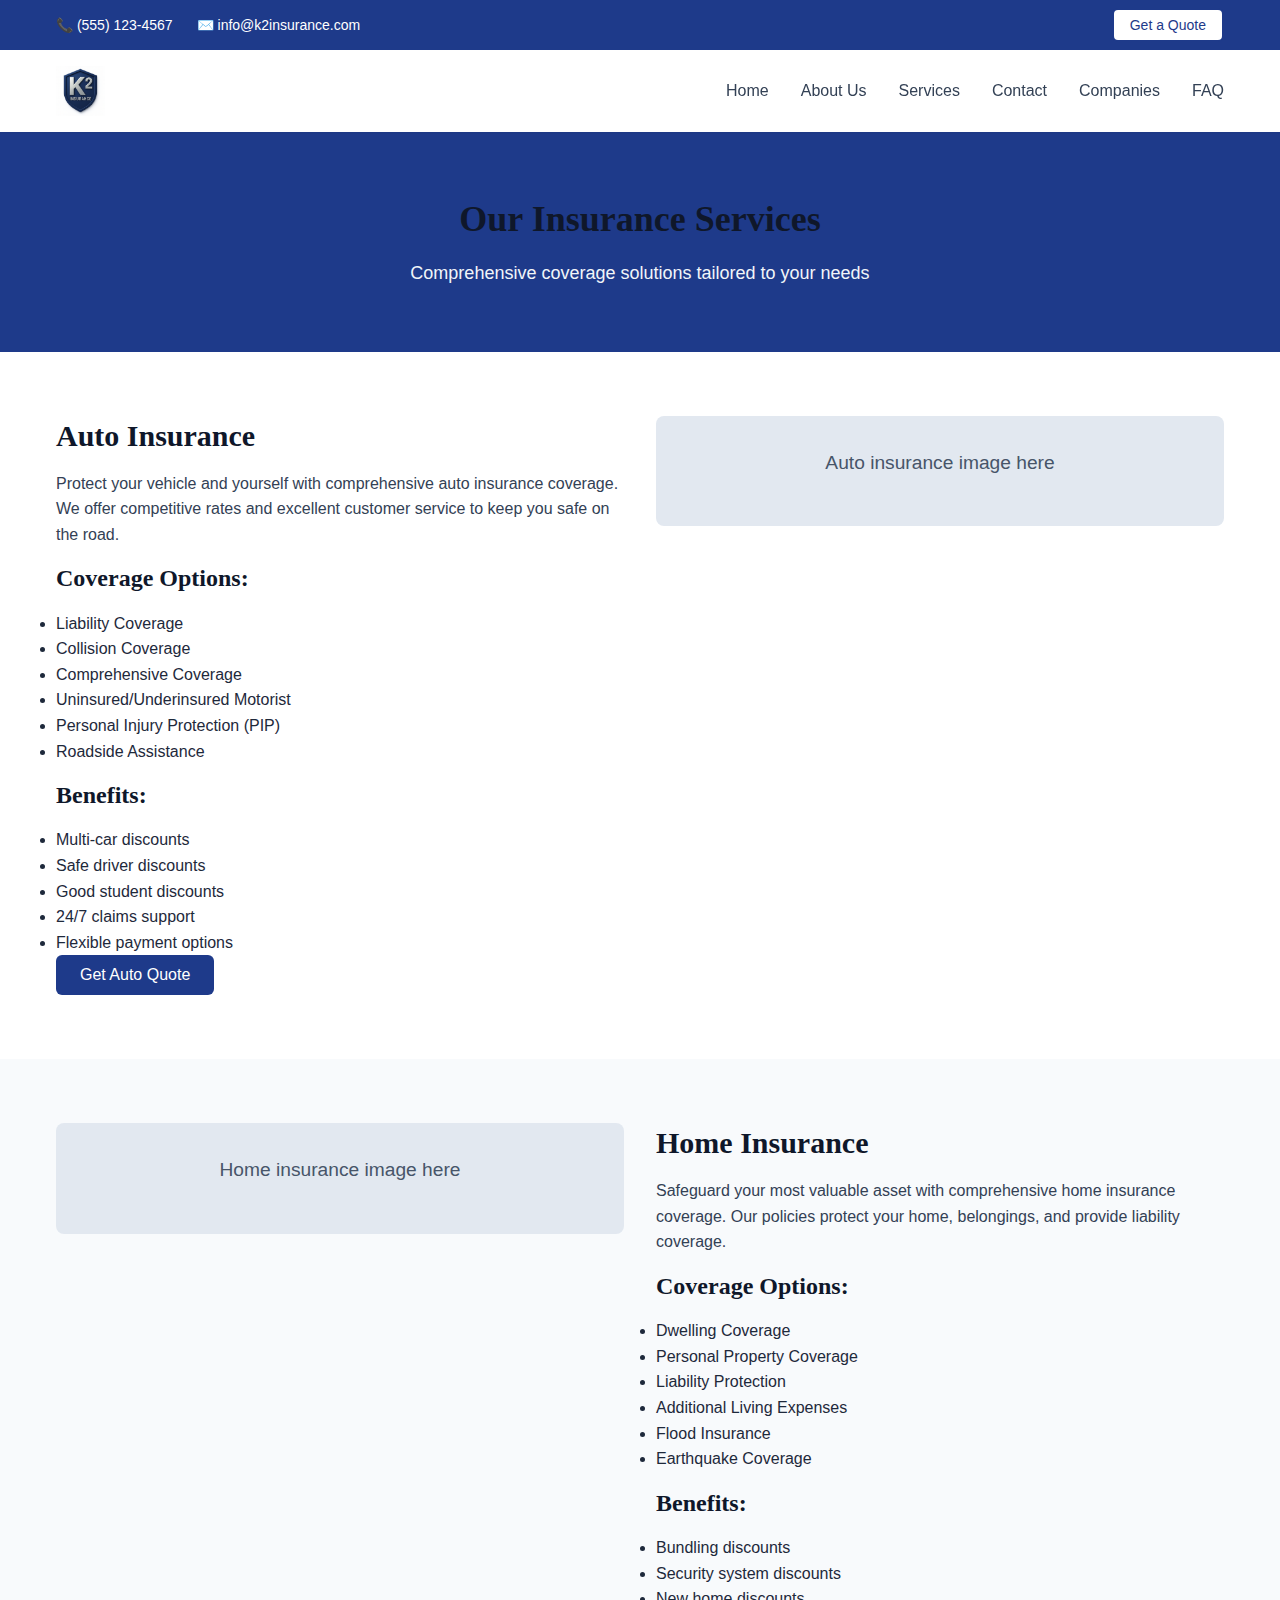
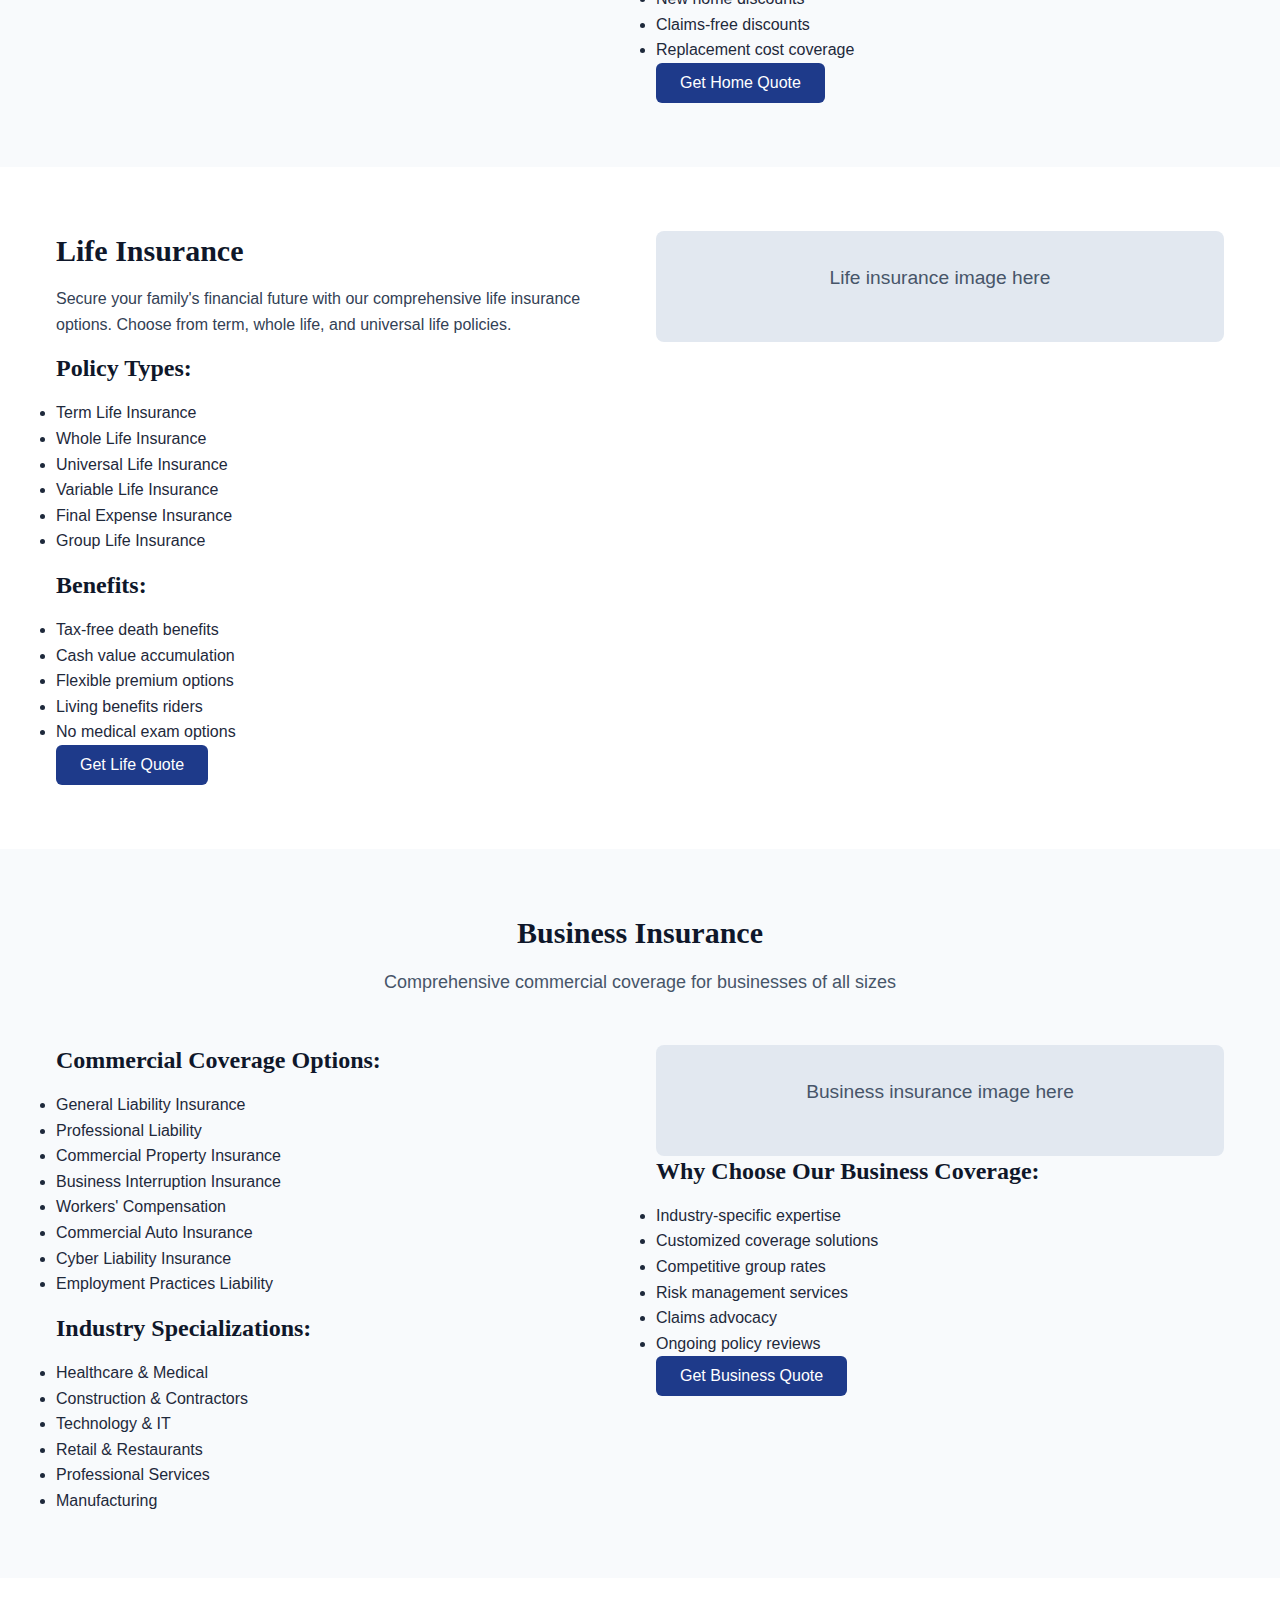
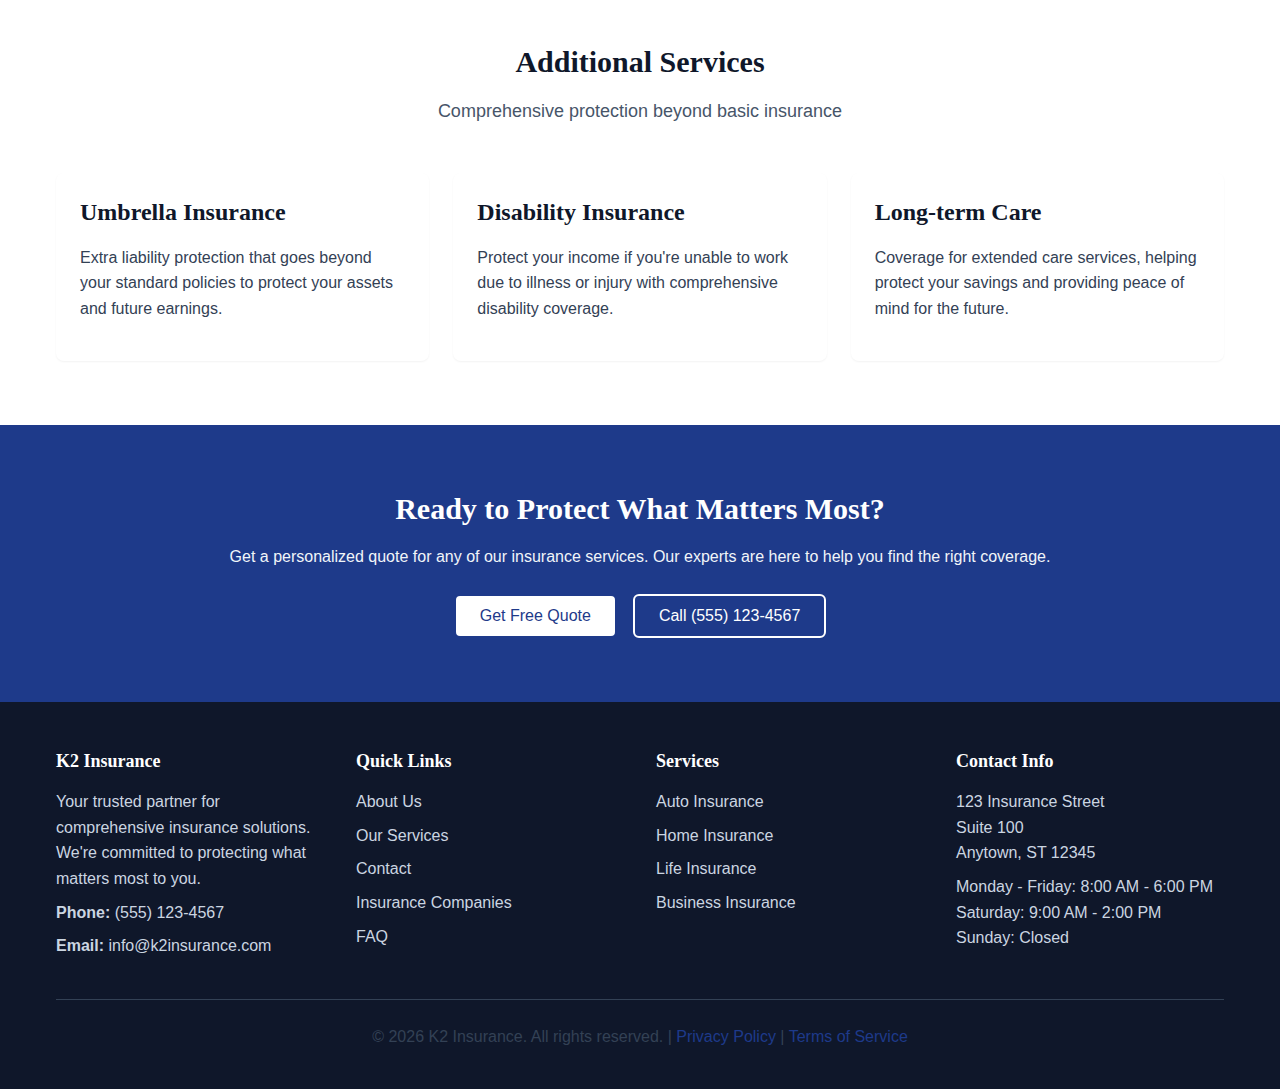
<file: services.html>
<!DOCTYPE html>
<html lang="en">
<head>
    <meta charset="UTF-8">
    <meta name="viewport" content="width=device-width, initial-scale=1.0">
    <title>Insurance Services - K2 Insurance</title>
    <meta name="description" content="Comprehensive insurance services including auto, home, life, and business insurance. Get personalized coverage solutions from K2 Insurance.">
    <meta name="keywords" content="auto insurance, home insurance, life insurance, business insurance, commercial insurance, coverage options">
    <meta name="author" content="K2 Insurance">
    
    <!-- Stylesheets -->
    <link rel="stylesheet" href="assets/css/theme.css">
    <link rel="stylesheet" href="assets/css/main.css">
</head>
<body>
    <!-- Top Banner -->
    <div class="top-banner">
        <div class="container">
            <div class="banner-info">
                <a href="tel:+1-555-123-4567">
                    📞 (555) 123-4567
                </a>
                <a href="mailto:info@k2insurance.com">
                    ✉️ info@k2insurance.com
                </a>
            </div>
            <div class="banner-cta">
                <a href="contact.html#quote" class="btn btn-secondary">Get a Quote</a>
            </div>
        </div>
    </div>

    <!-- Header -->
    <header class="header">
        <div class="container">
            <a href="index.html" class="logo">
                <img src="assets/img/logo.png" alt="K2 Insurance Logo" style="height: 50px; width: auto;">
                <span class="logo-text" style="display: none;">K2 Insurance</span>
            </a>
            
            <nav class="nav">
                <button class="mobile-menu-toggle" aria-label="Toggle mobile menu">☰</button>
                <ul class="nav-list">
                    <li><a href="index.html" class="nav-link">Home</a></li>
                    <li><a href="about.html" class="nav-link">About Us</a></li>
                    <li><a href="services.html" class="nav-link">Services</a></li>
                    <li><a href="contact.html" class="nav-link">Contact</a></li>
                    <li><a href="companies.html" class="nav-link">Companies</a></li>
                    <li><a href="faq.html" class="nav-link">FAQ</a></li>
                </ul>
            </nav>
        </div>
    </header>

    <!-- Main Content -->
    <main>
        <!-- Page Header -->
        <section class="section" style="background-color: var(--primary-color); color: var(--white); padding: var(--space-16) 0;">
            <div class="container text-center">
                <h1>Our Insurance Services</h1>
                <p class="section-subtitle" style="color: var(--gray-100);">Comprehensive coverage solutions tailored to your needs</p>
            </div>
        </section>

        <!-- Auto Insurance -->
        <section id="auto" class="section">
            <div class="container">
                <div class="grid-2">
                    <div>
                        <h2>Auto Insurance</h2>
                        <p>Protect your vehicle and yourself with comprehensive auto insurance coverage. We offer competitive rates and excellent customer service to keep you safe on the road.</p>
                        
                        <h3>Coverage Options:</h3>
                        <ul style="margin-bottom: var(--space-4);">
                            <li>Liability Coverage</li>
                            <li>Collision Coverage</li>
                            <li>Comprehensive Coverage</li>
                            <li>Uninsured/Underinsured Motorist</li>
                            <li>Personal Injury Protection (PIP)</li>
                            <li>Roadside Assistance</li>
                        </ul>
                        
                        <h3>Benefits:</h3>
                        <ul>
                            <li>Multi-car discounts</li>
                            <li>Safe driver discounts</li>
                            <li>Good student discounts</li>
                            <li>24/7 claims support</li>
                            <li>Flexible payment options</li>
                        </ul>
                        
                        <a href="contact.html#quote" class="btn btn-primary">Get Auto Quote</a>
                    </div>
                    <div>
                        <div style="background: var(--gray-200); padding: 2rem; border-radius: 0.5rem; text-align: center;">
                            <p style="color: var(--gray-600); font-size: 1.2rem;">Auto insurance image here</p>
                        </div>
                    </div>
                </div>
            </div>
        </section>

        <!-- Home Insurance -->
        <section id="home" class="section" style="background-color: var(--gray-50);">
            <div class="container">
                <div class="grid-2">
                    <div>
                        <div style="background: var(--gray-200); padding: 2rem; border-radius: 0.5rem; text-align: center;">
                            <p style="color: var(--gray-600); font-size: 1.2rem;">Home insurance image here</p>
                        </div>
                    </div>
                    <div>
                        <h2>Home Insurance</h2>
                        <p>Safeguard your most valuable asset with comprehensive home insurance coverage. Our policies protect your home, belongings, and provide liability coverage.</p>
                        
                        <h3>Coverage Options:</h3>
                        <ul style="margin-bottom: var(--space-4);">
                            <li>Dwelling Coverage</li>
                            <li>Personal Property Coverage</li>
                            <li>Liability Protection</li>
                            <li>Additional Living Expenses</li>
                            <li>Flood Insurance</li>
                            <li>Earthquake Coverage</li>
                        </ul>
                        
                        <h3>Benefits:</h3>
                        <ul>
                            <li>Bundling discounts</li>
                            <li>Security system discounts</li>
                            <li>New home discounts</li>
                            <li>Claims-free discounts</li>
                            <li>Replacement cost coverage</li>
                        </ul>
                        
                        <a href="contact.html#quote" class="btn btn-primary">Get Home Quote</a>
                    </div>
                </div>
            </div>
        </section>

        <!-- Life Insurance -->
        <section id="life" class="section">
            <div class="container">
                <div class="grid-2">
                    <div>
                        <h2>Life Insurance</h2>
                        <p>Secure your family's financial future with our comprehensive life insurance options. Choose from term, whole life, and universal life policies.</p>
                        
                        <h3>Policy Types:</h3>
                        <ul style="margin-bottom: var(--space-4);">
                            <li>Term Life Insurance</li>
                            <li>Whole Life Insurance</li>
                            <li>Universal Life Insurance</li>
                            <li>Variable Life Insurance</li>
                            <li>Final Expense Insurance</li>
                            <li>Group Life Insurance</li>
                        </ul>
                        
                        <h3>Benefits:</h3>
                        <ul>
                            <li>Tax-free death benefits</li>
                            <li>Cash value accumulation</li>
                            <li>Flexible premium options</li>
                            <li>Living benefits riders</li>
                            <li>No medical exam options</li>
                        </ul>
                        
                        <a href="contact.html#quote" class="btn btn-primary">Get Life Quote</a>
                    </div>
                    <div>
                        <div style="background: var(--gray-200); padding: 2rem; border-radius: 0.5rem; text-align: center;">
                            <p style="color: var(--gray-600); font-size: 1.2rem;">Life insurance image here</p>
                        </div>
                    </div>
                </div>
            </div>
        </section>

        <!-- Business Insurance -->
        <section id="business" class="section" style="background-color: var(--gray-50);">
            <div class="container">
                <div class="section-header">
                    <h2 class="section-title">Business Insurance</h2>
                    <p class="section-subtitle">Comprehensive commercial coverage for businesses of all sizes</p>
                </div>
                
                <div class="grid-2">
                    <div>
                        <h3>Commercial Coverage Options:</h3>
                        <ul style="margin-bottom: var(--space-4);">
                            <li>General Liability Insurance</li>
                            <li>Professional Liability</li>
                            <li>Commercial Property Insurance</li>
                            <li>Business Interruption Insurance</li>
                            <li>Workers' Compensation</li>
                            <li>Commercial Auto Insurance</li>
                            <li>Cyber Liability Insurance</li>
                            <li>Employment Practices Liability</li>
                        </ul>
                        
                        <h3>Industry Specializations:</h3>
                        <ul>
                            <li>Healthcare & Medical</li>
                            <li>Construction & Contractors</li>
                            <li>Technology & IT</li>
                            <li>Retail & Restaurants</li>
                            <li>Professional Services</li>
                            <li>Manufacturing</li>
                        </ul>
                    </div>
                    <div>
                        <div style="background: var(--gray-200); padding: 2rem; border-radius: 0.5rem; text-align: center;">
                            <p style="color: var(--gray-600); font-size: 1.2rem;">Business insurance image here</p>
                        </div>
                        
                        <h3>Why Choose Our Business Coverage:</h3>
                        <ul>
                            <li>Industry-specific expertise</li>
                            <li>Customized coverage solutions</li>
                            <li>Competitive group rates</li>
                            <li>Risk management services</li>
                            <li>Claims advocacy</li>
                            <li>Ongoing policy reviews</li>
                        </ul>
                        
                        <a href="contact.html#quote" class="btn btn-primary">Get Business Quote</a>
                    </div>
                </div>
            </div>
        </section>

        <!-- Additional Services -->
        <section class="section">
            <div class="container">
                <div class="section-header">
                    <h2 class="section-title">Additional Services</h2>
                    <p class="section-subtitle">Comprehensive protection beyond basic insurance</p>
                </div>
                
                <div class="grid-3">
                    <div class="card">
                        <h3>Umbrella Insurance</h3>
                        <p>Extra liability protection that goes beyond your standard policies to protect your assets and future earnings.</p>
                    </div>
                    
                    <div class="card">
                        <h3>Disability Insurance</h3>
                        <p>Protect your income if you're unable to work due to illness or injury with comprehensive disability coverage.</p>
                    </div>
                    
                    <div class="card">
                        <h3>Long-term Care</h3>
                        <p>Coverage for extended care services, helping protect your savings and providing peace of mind for the future.</p>
                    </div>
                </div>
            </div>
        </section>

        <!-- CTA Section -->
        <section class="section" style="background-color: var(--primary-color); color: var(--white);">
            <div class="container text-center">
                <h2 style="color: var(--white);">Ready to Protect What Matters Most?</h2>
                <p class="mb-6" style="color: var(--gray-100);">Get a personalized quote for any of our insurance services. Our experts are here to help you find the right coverage.</p>
                <div style="display: flex; gap: 1rem; justify-content: center; flex-wrap: wrap;">
                    <a href="contact.html#quote" class="btn btn-secondary">Get Free Quote</a>
                    <a href="tel:+1-555-123-4567" class="btn btn-outline" style="color: var(--white); border-color: var(--white);">Call (555) 123-4567</a>
                </div>
            </div>
        </section>
    </main>

    <!-- Footer -->
    <footer class="footer">
        <div class="container">
            <div class="footer-content">
                <div class="footer-section">
                    <h3>K2 Insurance</h3>
                    <p>Your trusted partner for comprehensive insurance solutions. We're committed to protecting what matters most to you.</p>
                    <p><strong>Phone:</strong> (555) 123-4567</p>
                    <p><strong>Email:</strong> info@k2insurance.com</p>
                </div>
                
                <div class="footer-section">
                    <h3>Quick Links</h3>
                    <p><a href="about.html">About Us</a></p>
                    <p><a href="services.html">Our Services</a></p>
                    <p><a href="contact.html">Contact</a></p>
                    <p><a href="companies.html">Insurance Companies</a></p>
                    <p><a href="faq.html">FAQ</a></p>
                </div>
                
                <div class="footer-section">
                    <h3>Services</h3>
                    <p><a href="services.html#auto">Auto Insurance</a></p>
                    <p><a href="services.html#home">Home Insurance</a></p>
                    <p><a href="services.html#life">Life Insurance</a></p>
                    <p><a href="services.html#business">Business Insurance</a></p>
                </div>
                
                <div class="footer-section">
                    <h3>Contact Info</h3>
                    <p>123 Insurance Street<br>Suite 100<br>Anytown, ST 12345</p>
                    <p>Monday - Friday: 8:00 AM - 6:00 PM<br>Saturday: 9:00 AM - 2:00 PM<br>Sunday: Closed</p>
                </div>
            </div>
            
            <div class="footer-bottom">
                <p>&copy; <span id="current-year">2024</span> K2 Insurance. All rights reserved. | <a href="#privacy">Privacy Policy</a> | <a href="#terms">Terms of Service</a></p>
            </div>
        </div>
    </footer>

    <!-- JavaScript -->
    <script src="assets/js/main.js"></script>
</body>
</html>
</file>
<file: assets/css/theme.css>
/* K2 Insurance - Theme Variables and Base Styles */

:root {
  /* Color Palette */
  --primary-color: #1e3a8a;        /* Deep sea blue */
  --primary-dark: #1e40af;         /* Darker blue for hover states */
  --primary-light: #3b82f6;        /* Lighter blue for accents */
  --secondary-color: #64748b;      /* Slate gray */
  --accent-color: #0ea5e9;         /* Sky blue for highlights */
  
  /* Neutral Colors */
  --white: #ffffff;
  --gray-50: #f8fafc;
  --gray-100: #f1f5f9;
  --gray-200: #e2e8f0;
  --gray-300: #cbd5e1;
  --gray-400: #94a3b8;
  --gray-500: #64748b;
  --gray-600: #475569;
  --gray-700: #334155;
  --gray-800: #1e293b;
  --gray-900: #0f172a;
  
  /* Typography */
  --font-family-primary: 'Segoe UI', Tahoma, Geneva, Verdana, sans-serif;
  --font-family-heading: 'Georgia', 'Times New Roman', serif;
  
  /* Font Sizes */
  --text-xs: 0.75rem;      /* 12px */
  --text-sm: 0.875rem;     /* 14px */
  --text-base: 1rem;       /* 16px */
  --text-lg: 1.125rem;     /* 18px */
  --text-xl: 1.25rem;      /* 20px */
  --text-2xl: 1.5rem;      /* 24px */
  --text-3xl: 1.875rem;    /* 30px */
  --text-4xl: 2.25rem;     /* 36px */
  --text-5xl: 3rem;        /* 48px */
  
  /* Spacing */
  --space-1: 0.25rem;      /* 4px */
  --space-2: 0.5rem;       /* 8px */
  --space-3: 0.75rem;      /* 12px */
  --space-4: 1rem;         /* 16px */
  --space-5: 1.25rem;      /* 20px */
  --space-6: 1.5rem;       /* 24px */
  --space-8: 2rem;         /* 32px */
  --space-10: 2.5rem;      /* 40px */
  --space-12: 3rem;        /* 48px */
  --space-16: 4rem;        /* 64px */
  --space-20: 5rem;        /* 80px */
  
  /* Border Radius */
  --radius-sm: 0.25rem;    /* 4px */
  --radius-md: 0.375rem;   /* 6px */
  --radius-lg: 0.5rem;     /* 8px */
  --radius-xl: 0.75rem;    /* 12px */
  
  /* Shadows */
  --shadow-sm: 0 1px 2px 0 rgb(0 0 0 / 0.05);
  --shadow-md: 0 4px 6px -1px rgb(0 0 0 / 0.1), 0 2px 4px -2px rgb(0 0 0 / 0.1);
  --shadow-lg: 0 10px 15px -3px rgb(0 0 0 / 0.1), 0 4px 6px -4px rgb(0 0 0 / 0.1);
  
  /* Transitions */
  --transition-fast: 150ms ease-in-out;
  --transition-normal: 250ms ease-in-out;
  --transition-slow: 350ms ease-in-out;
}

/* Reset and Base Styles */
* {
  margin: 0;
  padding: 0;
  box-sizing: border-box;
}

html {
  scroll-behavior: smooth;
}

body {
  font-family: var(--font-family-primary);
  font-size: var(--text-base);
  line-height: 1.6;
  color: var(--gray-800);
  background-color: var(--white);
}

/* Typography */
h1, h2, h3, h4, h5, h6 {
  font-family: var(--font-family-heading);
  font-weight: 600;
  line-height: 1.3;
  margin-bottom: var(--space-4);
  color: var(--gray-900);
}

h1 { font-size: var(--text-4xl); }
h2 { font-size: var(--text-3xl); }
h3 { font-size: var(--text-2xl); }
h4 { font-size: var(--text-xl); }
h5 { font-size: var(--text-lg); }
h6 { font-size: var(--text-base); }

p {
  margin-bottom: var(--space-4);
  color: var(--gray-700);
}

a {
  color: var(--primary-color);
  text-decoration: none;
  transition: color var(--transition-fast);
}

a:hover {
  color: var(--primary-dark);
}

/* Buttons */
.btn {
  display: inline-block;
  padding: var(--space-3) var(--space-6);
  font-size: var(--text-base);
  font-weight: 500;
  text-align: center;
  text-decoration: none;
  border: none;
  border-radius: var(--radius-md);
  cursor: pointer;
  transition: all var(--transition-fast);
  line-height: 1;
}

.btn-primary {
  background-color: var(--primary-color);
  color: var(--white);
}

.btn-primary:hover {
  background-color: var(--primary-dark);
  color: var(--white);
  transform: translateY(-1px);
  box-shadow: var(--shadow-md);
}

.btn-secondary {
  background-color: var(--white);
  color: var(--primary-color);
  border: 2px solid var(--primary-color);
}

.btn-secondary:hover {
  background-color: var(--primary-color);
  color: var(--white);
}

.btn-outline {
  background-color: transparent;
  color: var(--primary-color);
  border: 2px solid var(--primary-color);
}

.btn-outline:hover {
  background-color: var(--primary-color);
  color: var(--white);
}

/* Form Elements */
.form-group {
  margin-bottom: var(--space-5);
}

.form-label {
  display: block;
  margin-bottom: var(--space-2);
  font-weight: 500;
  color: var(--gray-700);
}

.form-input,
.form-textarea,
.form-select {
  width: 100%;
  padding: var(--space-3);
  font-size: var(--text-base);
  border: 2px solid var(--gray-300);
  border-radius: var(--radius-md);
  background-color: var(--white);
  transition: border-color var(--transition-fast);
}

.form-input:focus,
.form-textarea:focus,
.form-select:focus {
  outline: none;
  border-color: var(--primary-color);
  box-shadow: 0 0 0 3px rgb(30 58 138 / 0.1);
}

.form-textarea {
  resize: vertical;
  min-height: 120px;
}

/* Utility Classes */
.container {
  max-width: 1200px;
  margin: 0 auto;
  padding: 0 var(--space-4);
}

.text-center { text-align: center; }
.text-left { text-align: left; }
.text-right { text-align: right; }

.mb-0 { margin-bottom: 0; }
.mb-1 { margin-bottom: var(--space-1); }
.mb-2 { margin-bottom: var(--space-2); }
.mb-3 { margin-bottom: var(--space-3); }
.mb-4 { margin-bottom: var(--space-4); }
.mb-5 { margin-bottom: var(--space-5); }
.mb-6 { margin-bottom: var(--space-6); }
.mb-8 { margin-bottom: var(--space-8); }

.mt-0 { margin-top: 0; }
.mt-1 { margin-top: var(--space-1); }
.mt-2 { margin-top: var(--space-2); }
.mt-3 { margin-top: var(--space-3); }
.mt-4 { margin-top: var(--space-4); }
.mt-5 { margin-top: var(--space-5); }
.mt-6 { margin-top: var(--space-6); }
.mt-8 { margin-top: var(--space-8); }

.p-0 { padding: 0; }
.p-1 { padding: var(--space-1); }
.p-2 { padding: var(--space-2); }
.p-3 { padding: var(--space-3); }
.p-4 { padding: var(--space-4); }
.p-5 { padding: var(--space-5); }
.p-6 { padding: var(--space-6); }
.p-8 { padding: var(--space-8); }

/* Responsive Utilities */
.hidden { display: none; }
.block { display: block; }
.inline-block { display: inline-block; }
.flex { display: flex; }
.grid { display: grid; }

/* Screen Reader Only */
.sr-only {
  position: absolute;
  width: 1px;
  height: 1px;
  padding: 0;
  margin: -1px;
  overflow: hidden;
  clip: rect(0, 0, 0, 0);
  white-space: nowrap;
  border: 0;
}
</file>
<file: assets/css/main.css>
/* K2 Insurance - Main Layout and Component Styles */

/* Import theme variables */
@import url('theme.css');

/* Layout Structure */
body {
  display: flex;
  flex-direction: column;
  min-height: 100vh;
}

main {
  flex: 1;
}

/* Top Banner */
.top-banner {
  background-color: var(--primary-color);
  color: var(--white);
  padding: var(--space-2) 0;
  font-size: var(--text-sm);
}

.top-banner .container {
  display: flex;
  justify-content: space-between;
  align-items: center;
  flex-wrap: wrap;
  gap: var(--space-4);
}

.banner-info {
  display: flex;
  gap: var(--space-6);
  align-items: center;
}

.banner-info a {
  color: var(--white);
  text-decoration: none;
  display: flex;
  align-items: center;
  gap: var(--space-2);
  transition: opacity var(--transition-fast);
}

.banner-info a:hover {
  opacity: 0.8;
}

.banner-cta .btn {
  font-size: var(--text-sm);
  padding: var(--space-2) var(--space-4);
}

/* Header */
.header {
  background-color: var(--white);
  box-shadow: var(--shadow-sm);
  position: sticky;
  top: 0;
  z-index: 100;
}

.header .container {
  display: flex;
  justify-content: space-between;
  align-items: center;
  padding: var(--space-4) var(--space-4);
}

.logo {
  display: flex;
  align-items: center;
  gap: var(--space-3);
  text-decoration: none;
  color: var(--gray-900);
}

.logo img {
  height: 50px;
  width: auto;
}

.logo-text {
  font-family: var(--font-family-heading);
  font-size: var(--text-2xl);
  font-weight: 700;
  color: var(--primary-color);
}

/* Navigation */
.nav {
  display: flex;
  align-items: center;
}

.nav-list {
  display: flex;
  list-style: none;
  gap: var(--space-8);
  margin: 0;
  padding: 0;
}

.nav-link {
  color: var(--gray-700);
  font-weight: 500;
  padding: var(--space-2) 0;
  position: relative;
  transition: color var(--transition-fast);
}

.nav-link:hover,
.nav-link.active {
  color: var(--primary-color);
}

.nav-link.active::after {
  content: '';
  position: absolute;
  bottom: -2px;
  left: 0;
  right: 0;
  height: 2px;
  background-color: var(--primary-color);
}

/* Mobile Menu Toggle */
.mobile-menu-toggle {
  display: none;
  background: none;
  border: none;
  font-size: var(--text-xl);
  color: var(--gray-700);
  cursor: pointer;
  padding: var(--space-2);
}

/* Hero Section */
.hero {
  background: linear-gradient(135deg, var(--primary-color) 0%, var(--primary-dark) 100%);
  color: var(--white);
  padding: var(--space-20) 0;
  text-align: center;
}

.hero h1 {
  color: var(--white);
  font-size: var(--text-5xl);
  margin-bottom: var(--space-6);
}

.hero p {
  font-size: var(--text-xl);
  margin-bottom: var(--space-8);
  color: var(--gray-100);
  max-width: 600px;
  margin-left: auto;
  margin-right: auto;
}

.hero .btn {
  font-size: var(--text-lg);
  padding: var(--space-4) var(--space-8);
}

/* Content Sections */
.section {
  padding: var(--space-16) 0;
}

.section-header {
  text-align: center;
  margin-bottom: var(--space-12);
}

.section-title {
  font-size: var(--text-3xl);
  margin-bottom: var(--space-4);
}

.section-subtitle {
  font-size: var(--text-lg);
  color: var(--gray-600);
  max-width: 600px;
  margin: 0 auto;
}

/* Grid Layouts */
.grid-2 {
  display: grid;
  grid-template-columns: repeat(auto-fit, minmax(300px, 1fr));
  gap: var(--space-8);
}

.grid-3 {
  display: grid;
  grid-template-columns: repeat(auto-fit, minmax(250px, 1fr));
  gap: var(--space-6);
}

.grid-4 {
  display: grid;
  grid-template-columns: repeat(auto-fit, minmax(200px, 1fr));
  gap: var(--space-4);
}

/* Cards */
.card {
  background-color: var(--white);
  border-radius: var(--radius-lg);
  box-shadow: var(--shadow-sm);
  padding: var(--space-6);
  transition: transform var(--transition-fast), box-shadow var(--transition-fast);
}

.card:hover {
  transform: translateY(-2px);
  box-shadow: var(--shadow-md);
}

.card-header {
  margin-bottom: var(--space-4);
}

.card-title {
  font-size: var(--text-xl);
  margin-bottom: var(--space-2);
}

.card-text {
  color: var(--gray-600);
  margin-bottom: var(--space-4);
}

/* Services Grid */
.services-grid {
  display: grid;
  grid-template-columns: repeat(auto-fit, minmax(300px, 1fr));
  gap: var(--space-8);
}

.service-card {
  text-align: center;
  padding: var(--space-8);
  background-color: var(--gray-50);
  border-radius: var(--radius-lg);
  transition: background-color var(--transition-fast);
}

.service-card:hover {
  background-color: var(--white);
  box-shadow: var(--shadow-md);
}

.service-icon {
  width: 80px;
  height: 80px;
  background-color: var(--primary-color);
  border-radius: 50%;
  display: flex;
  align-items: center;
  justify-content: center;
  margin: 0 auto var(--space-4);
  font-size: var(--text-2xl);
  color: var(--white);
}

/* Companies Grid */
.companies-grid {
  display: grid;
  grid-template-columns: repeat(auto-fit, minmax(200px, 1fr));
  gap: var(--space-6);
  align-items: center;
}

.company-logo {
  display: flex;
  align-items: center;
  justify-content: center;
  padding: var(--space-4);
  background-color: var(--white);
  border-radius: var(--radius-md);
  box-shadow: var(--shadow-sm);
  transition: transform var(--transition-fast);
}

.company-logo:hover {
  transform: scale(1.05);
}

.company-logo img {
  max-width: 100%;
  height: auto;
  max-height: 60px;
}

/* FAQ */
.faq-item {
  margin-bottom: var(--space-4);
  border: 1px solid var(--gray-200);
  border-radius: var(--radius-md);
  overflow: hidden;
}

.faq-question {
  background-color: var(--gray-50);
  padding: var(--space-4);
  cursor: pointer;
  display: flex;
  justify-content: space-between;
  align-items: center;
  font-weight: 500;
  transition: background-color var(--transition-fast);
}

.faq-question:hover {
  background-color: var(--gray-100);
}

.faq-answer {
  padding: var(--space-4);
  background-color: var(--white);
  display: none;
}

.faq-answer.active {
  display: block;
}

.faq-toggle {
  font-size: var(--text-lg);
  transition: transform var(--transition-fast);
}

.faq-toggle.active {
  transform: rotate(180deg);
}

/* Contact Form */
.contact-form {
  max-width: 600px;
  margin: 0 auto;
  background-color: var(--white);
  padding: var(--space-8);
  border-radius: var(--radius-lg);
  box-shadow: var(--shadow-md);
}

.form-row {
  display: grid;
  grid-template-columns: 1fr 1fr;
  gap: var(--space-4);
}

/* Footer */
.footer {
  background-color: var(--gray-900);
  color: var(--white);
  padding: var(--space-12) 0 var(--space-6);
  margin-top: auto;
}

.footer-content {
  display: grid;
  grid-template-columns: repeat(auto-fit, minmax(250px, 1fr));
  gap: var(--space-8);
  margin-bottom: var(--space-8);
}

.footer-section h3 {
  color: var(--white);
  margin-bottom: var(--space-4);
  font-size: var(--text-lg);
}

.footer-section p,
.footer-section a {
  color: var(--gray-300);
  margin-bottom: var(--space-2);
}

.footer-section a:hover {
  color: var(--white);
}

.footer-bottom {
  border-top: 1px solid var(--gray-700);
  padding-top: var(--space-6);
  text-align: center;
  color: var(--gray-400);
}

/* Responsive Design */
@media (max-width: 768px) {
  .top-banner .container {
    flex-direction: column;
    text-align: center;
    gap: var(--space-2);
  }
  
  .banner-info {
    flex-direction: column;
    gap: var(--space-2);
  }
  
  .header .container {
    flex-wrap: wrap;
  }
  
  .nav {
    order: 3;
    width: 100%;
    margin-top: var(--space-4);
  }
  
  .nav-list {
    flex-direction: column;
    gap: var(--space-2);
    width: 100%;
  }
  
  .mobile-menu-toggle {
    display: block;
  }
  
  .nav-list.hidden {
    display: none;
  }
  
  .hero h1 {
    font-size: var(--text-3xl);
  }
  
  .hero p {
    font-size: var(--text-lg);
  }
  
  .section {
    padding: var(--space-12) 0;
  }
  
  .form-row {
    grid-template-columns: 1fr;
  }
  
  .grid-2,
  .grid-3,
  .grid-4 {
    grid-template-columns: 1fr;
  }
}

@media (max-width: 480px) {
  .container {
    padding: 0 var(--space-3);
  }
  
  .hero {
    padding: var(--space-12) 0;
  }
  
  .hero h1 {
    font-size: var(--text-2xl);
  }
  
  .section {
    padding: var(--space-8) 0;
  }
  
  .contact-form {
    padding: var(--space-6);
  }
}

/* Print Styles */
@media print {
  .top-banner,
  .header,
  .footer {
    display: none;
  }
  
  body {
    font-size: 12pt;
    line-height: 1.4;
  }
  
  .section {
    padding: 1rem 0;
  }
}
</file>
